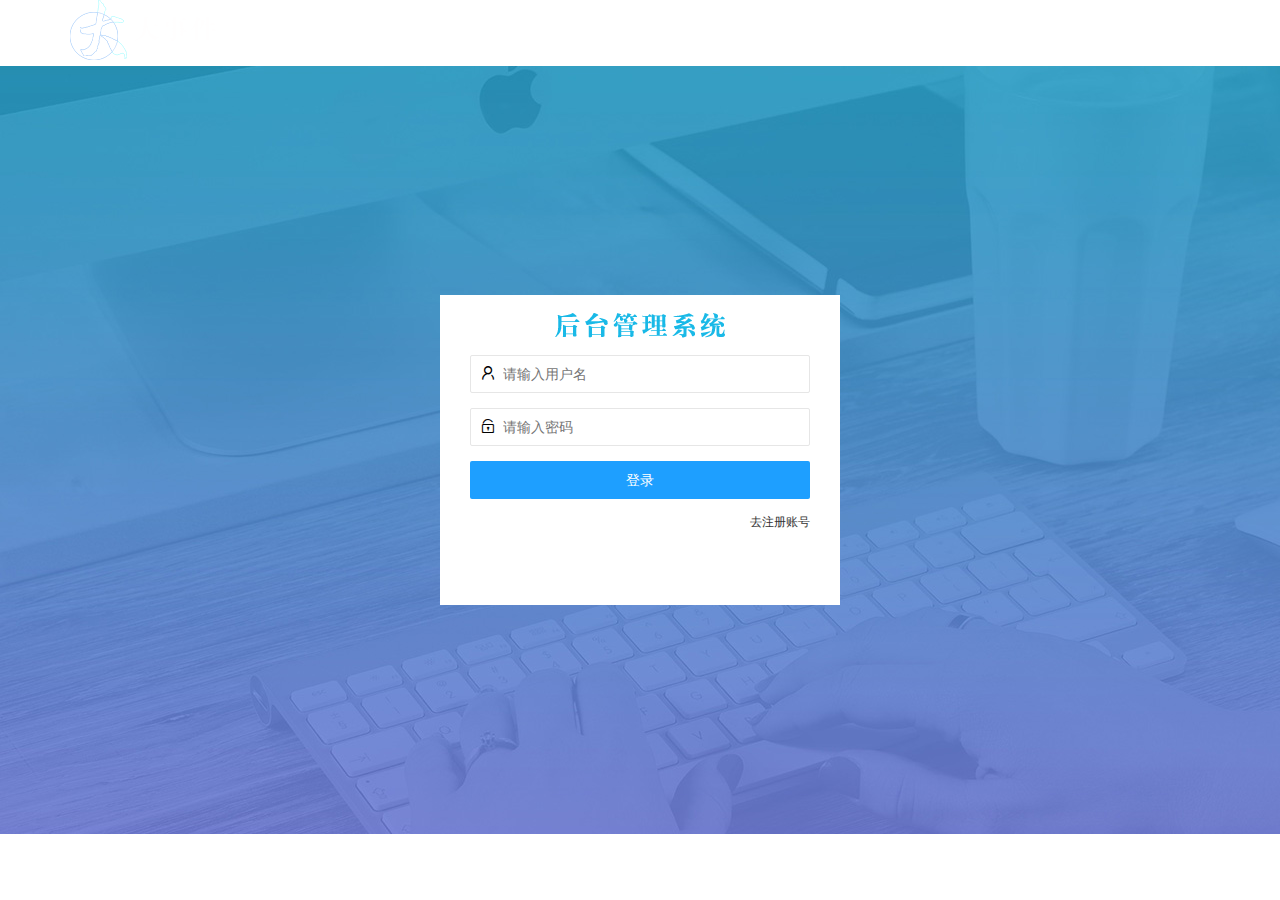
<file: login.html>
<!DOCTYPE html>
<html lang="en">

<head>
    <meta charset="UTF-8">
    <meta name="viewport" content="width=device-width, initial-scale=1.0">
    <title>Document</title>
    <!-- 导入layui -->
    <link rel="stylesheet" href="./assets/lib/layui/css/layui.css">
    <link rel="stylesheet" href="./assets/css/login.css">
</head>

<body>
    <!-- 头部的logo区域 -->
    <div class="layui-main">
        <img src="/assets/images/logo.png" alt="">
    </div>
    <!-- 登录区域 -->
    <div class="loginAndRegBox">
        <div class="title-box"></div>
        <!-- 登录的div -->
        <div class="login-box">
            <!-- 登录的表单 -->
            <form class="layui-form" action="" id="form_login">
                <!-- 账号框 -->
                <div class="layui-form-item">
                    <i class="layui-icon layui-icon-username"></i>
                    <input type="text" name="username" required lay-verify="required" placeholder="请输入用户名" autocomplete="off" class="layui-input">
                </div>
                <!-- 密码框 -->
                <div class="layui-form-item">
                    <i class="layui-icon layui-icon-password"></i>
                    <input type="password" name="password" required lay-verify="required|pwd" placeholder="请输入密码" autocomplete="off" class="layui-input">
                </div>
                <!-- 提交表单框 -->
                <div class="layui-form-item">
                    <button class="layui-btn layui-btn-fluid layui-btn-normal" lay-submit lay-filter="formDemo">登录</button>
                </div>
                <!-- 注册 -->
                <div class="layui-form-item links">
                    <a href="javascript:;" id="link-reg">去注册账号</a>
                </div>
            </form>

        </div>
        <!-- 注册的div -->
        <div class="reg-box">
            <form class="layui-form" action="" id="form_reg">
                <!-- 账号框 -->
                <div class="layui-form-item">
                    <i class="layui-icon layui-icon-username"></i>
                    <input type="text" name="username" required lay-verify="required" placeholder="请输入用户名" autocomplete="off" class="layui-input">
                </div>
                <!-- 密码框 -->
                <div class="layui-form-item">
                    <i class="layui-icon layui-icon-password"></i>
                    <input type="password" name="password" required lay-verify="required|pwd" placeholder="请输入密码" autocomplete="off" class="layui-input">
                </div>
                <!-- 确认密码 -->
                <div class="layui-form-item">
                    <i class="layui-icon layui-icon-password"></i>
                    <input type="password" name="repassword" required lay-verify="required|pwd|repwd" placeholder="请确认密码" autocomplete="off" class="layui-input">
                </div>
                <!-- 提交表单框 -->
                <div class="layui-form-item">
                    <button class="layui-btn layui-btn-fluid layui-btn-normal" lay-submit lay-filter="formDemo">注册</button>
                </div>
                <!-- 注册 -->
                <div class="layui-form-item links">
                    <a href="javascript:;" id="link-login">去登录</a>
                </div>
            </form>

        </div>
    </div>
    <!-- 导入layui.js -->
    <script src="./assets/lib/layui/layui.all.js"></script>
    <!-- 导入jquery文件 -->
    <script src="./assets/lib/jquery.js"></script>
    <script src="./assets/js/baseAPI.js"></script>
    <script src="./assets/js/login.js"></script>
</body>

</html>
</file>
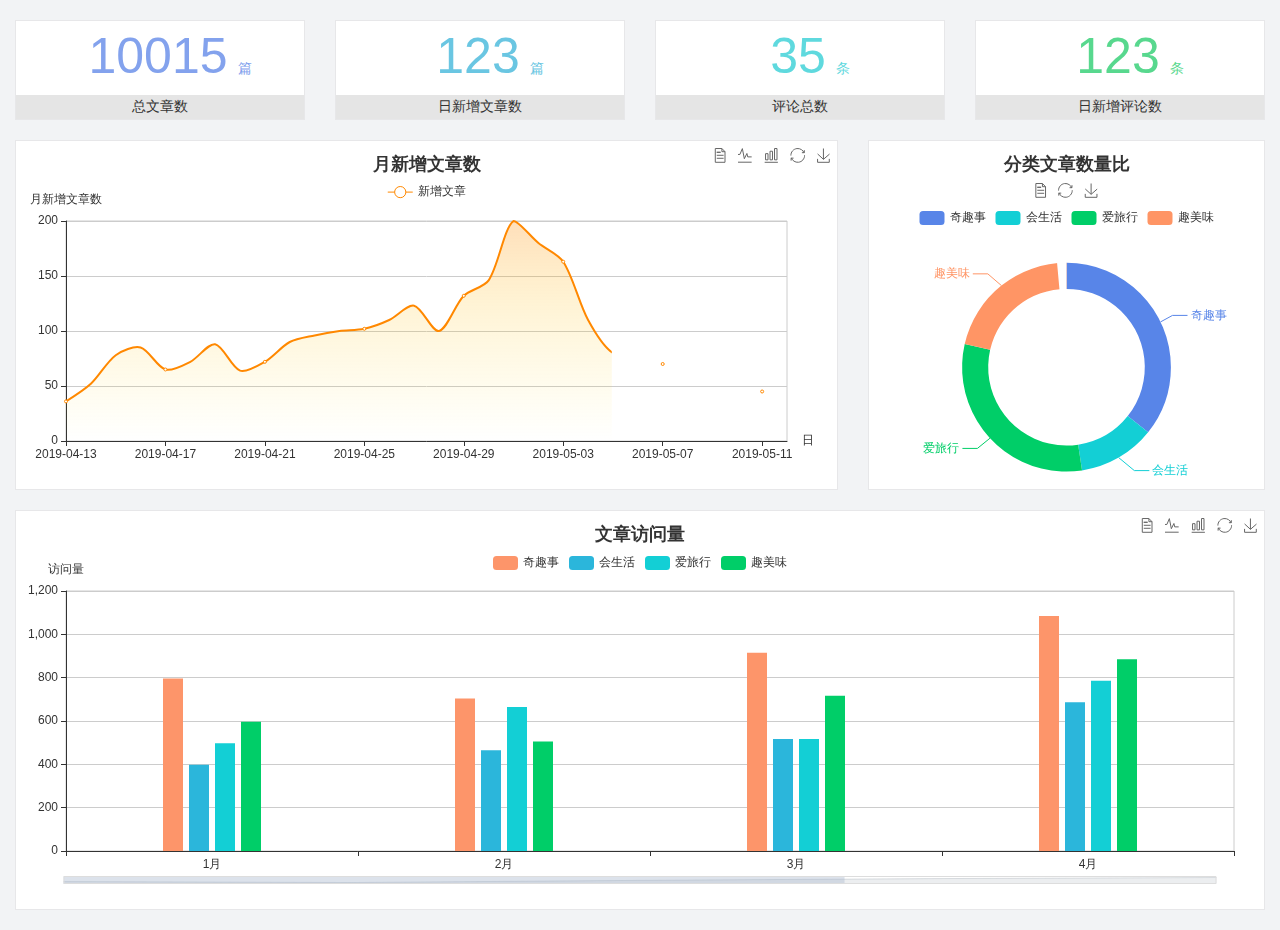
<file: home/dashboard.html>
<!DOCTYPE html>
<html lang="en">

<head>
  <meta charset="UTF-8">
  <meta name="viewport" content="width=device-width, initial-scale=1.0">
  <meta http-equiv="X-UA-Compatible" content="ie=edge">
  <title>图表统计</title>
  <link rel="stylesheet" href="../../assets/lib/bootstrap.css" />
  <link rel="stylesheet" href="../../assets/lib/main.css" />
  <script src="../../assets/lib/jquery.js"></script>
  <script type="text/javascript" src="../../assets/lib/echarts.min.js"></script>
</head>

<body>
  <div class="container-fluid">
    <div class="row spannel_list">
      <div class="col-sm-3 col-xs-6">
        <div class="spannel">
          <em>10015</em><span>篇</span>
          <b>总文章数</b>
        </div>
      </div>
      <div class="col-sm-3 col-xs-6">
        <div class="spannel scolor01">
          <em>123</em><span>篇</span>
          <b>日新增文章数</b>
        </div>
      </div>
      <div class="col-sm-3 col-xs-6">
        <div class="spannel scolor02">
          <em>35</em><span>条</span>
          <b>评论总数</b>
        </div>
      </div>
      <div class="col-sm-3 col-xs-6">
        <div class="spannel scolor03">
          <em>123</em><span>条</span>
          <b>日新增评论数</b>
        </div>
      </div>
    </div>
  </div>

  <div class="container-fluid">
    <div class="row curve-pie">
      <div class="col-lg-8 col-md-8">
        <div class="gragh_pannel" id="curve_show"></div>
      </div>
      <div class="col-lg-4 col-md-4">
        <div class="gragh_pannel" id="pie_show"></div>
      </div>
    </div>
  </div>

  <div class="container-fluid">
    <div class="column_pannel" id="column_show"></div>
  </div>

  <script>
    var oChart = echarts.init(document.getElementById('curve_show'));
    var aList_all = [
      { 'count': 36, 'date': '2019-04-13' },
      { 'count': 52, 'date': '2019-04-14' },
      { 'count': 78, 'date': '2019-04-15' },
      { 'count': 85, 'date': '2019-04-16' },
      { 'count': 65, 'date': '2019-04-17' },
      { 'count': 72, 'date': '2019-04-18' },
      { 'count': 88, 'date': '2019-04-19' },
      { 'count': 64, 'date': '2019-04-20' },
      { 'count': 72, 'date': '2019-04-21' },
      { 'count': 90, 'date': '2019-04-22' },
      { 'count': 96, 'date': '2019-04-23' },
      { 'count': 100, 'date': '2019-04-24' },
      { 'count': 102, 'date': '2019-04-25' },
      { 'count': 110, 'date': '2019-04-26' },
      { 'count': 123, 'date': '2019-04-27' },
      { 'count': 100, 'date': '2019-04-28' },
      { 'count': 132, 'date': '2019-04-29' },
      { 'count': 146, 'date': '2019-04-30' },
      { 'count': 200, 'date': '2019-05-01' },
      { 'count': 180, 'date': '2019-05-02' },
      { 'count': 163, 'date': '2019-05-03' },
      { 'count': 110, 'date': '2019-05-04' },
      { 'count': 80, 'date': '2019-05-05' },
      { 'count': 82, 'date': '2019-05-06' },
      { 'count': 70, 'date': '2019-05-07' },
      { 'count': 65, 'date': '2019-05-08' },
      { 'count': 54, 'date': '2019-05-09' },
      { 'count': 40, 'date': '2019-05-10' },
      { 'count': 45, 'date': '2019-05-11' },
      { 'count': 38, 'date': '2019-05-12' },
    ];

    let aCount = [];
    let aDate = [];

    for (var i = 0; i < aList_all.length; i++) {
      aCount.push(aList_all[i].count);
      aDate.push(aList_all[i].date);
    }

    var chartopt = {
      title: {
        text: '月新增文章数',
        left: 'center',
        top: '10'
      },
      tooltip: {
        trigger: 'axis'
      },
      legend: {
        data: ['新增文章'],
        top: '40'
      },
      toolbox: {
        show: true,
        feature: {
          mark: { show: true },
          dataView: { show: true, readOnly: false },
          magicType: { show: true, type: ['line', 'bar'] },
          restore: { show: true },
          saveAsImage: { show: true }
        }
      },
      calculable: true,
      xAxis: [
        {
          name: '日',
          type: 'category',
          boundaryGap: false,
          data: aDate
        }
      ],
      yAxis: [
        {
          name: '月新增文章数',
          type: 'value'
        }
      ],
      series: [
        {
          name: '新增文章',
          type: 'line',
          smooth: true,
          itemStyle: { normal: { areaStyle: { type: 'default' }, color: '#f80' }, lineStyle: { color: '#f80' } },
          data: aCount
        }],
      areaStyle: {
        normal: {
          color: new echarts.graphic.LinearGradient(0, 0, 0, 1, [{
            offset: 0,
            color: 'rgba(255,136,0,0.39)'
          }, {
            offset: .34,
            color: 'rgba(255,180,0,0.25)'
          }, {
            offset: 1,
            color: 'rgba(255,222,0,0.00)'
          }])

        }
      },
      grid: {
        show: true,
        x: 50,
        x2: 50,
        y: 80,
        height: 220
      }
    };

    oChart.setOption(chartopt);


    var oPie = echarts.init(document.getElementById('pie_show'));
    var oPieopt =
    {
      title: {
        top: 10,
        text: '分类文章数量比',
        x: 'center'
      },
      tooltip: {
        trigger: 'item',
        formatter: "{a} <br/>{b} : {c} ({d}%)"
      },
      color: ['#5885e8', '#13cfd5', '#00ce68', '#ff9565'],
      legend: {
        x: 'center',
        top: 65,
        data: ['奇趣事', '会生活', '爱旅行', '趣美味']
      },
      toolbox: {
        show: true,
        x: 'center',
        top: 35,
        feature: {
          mark: { show: true },
          dataView: { show: true, readOnly: false },
          magicType: {
            show: true,
            type: ['pie', 'funnel'],
            option: {
              funnel: {
                x: '25%',
                width: '50%',
                funnelAlign: 'left',
                max: 1548
              }
            }
          },
          restore: { show: true },
          saveAsImage: { show: true }
        }
      },
      calculable: true,
      series: [
        {
          name: '访问来源',
          type: 'pie',
          radius: ['45%', '60%'],
          center: ['50%', '65%'],
          data: [
            { value: 300, name: '奇趣事' },
            { value: 100, name: '会生活' },
            { value: 260, name: '爱旅行' },
            { value: 180, name: '趣美味' }
          ]
        }
      ]
    };
    oPie.setOption(oPieopt);



    var oColumn = this.echarts.init(document.getElementById('column_show'));
    var oColumnopt =
    {
      title: {
        text: '文章访问量',
        left: 'center',
        top: '10'
      },
      tooltip: {
        trigger: 'axis'
      },
      legend: {
        data: ['奇趣事', '会生活', '爱旅行', '趣美味'],
        top: '40'
      },
      toolbox: {
        show: true,
        feature: {
          mark: { show: true },
          dataView: { show: true, readOnly: false },
          magicType: { show: true, type: ['line', 'bar'] },
          restore: { show: true },
          saveAsImage: { show: true }
        }
      },
      calculable: true,
      xAxis: [
        {
          type: 'category',
          data: ['1月', '2月', '3月', '4月', '5月']
        }
      ],
      yAxis: [
        {
          name: '访问量',
          type: 'value'
        }
      ],
      series: [
        {
          name: '奇趣事',
          type: 'bar',
          barWidth: 20,
          itemStyle: {
            normal: { areaStyle: { type: 'default' }, color: '#fd956a' }
          },
          data: [800, 708, 920, 1090, 1200]
        },
        {
          name: '会生活',
          type: 'bar',
          barWidth: 20,
          itemStyle: {
            normal: { areaStyle: { type: 'default' }, color: '#2bb6db' }
          },
          data: [400, 468, 520, 690, 800]
        },
        {
          name: '爱旅行',
          type: 'bar',
          barWidth: 20,
          itemStyle: {
            normal: { areaStyle: { type: 'default' }, color: '#13cfd5' }
          },
          data: [500, 668, 520, 790, 900]
        },
        {
          name: '趣美味',
          type: 'bar',
          barWidth: 20,
          itemStyle: {
            normal: { areaStyle: { type: 'default' }, color: '#00ce68' }
          },
          data: [600, 508, 720, 890, 1000]
        }
      ],
      grid: {
        show: true,
        x: 50,
        x2: 30,
        y: 80,
        height: 260
      },
      dataZoom: [//给x轴设置滚动条
        {
          start: 0,//默认为0
          end: 100 - 1000 / 31,//默认为100
          type: 'slider',
          show: true,
          xAxisIndex: [0],
          handleSize: 0,//滑动条的 左右2个滑动条的大小
          height: 8,//组件高度
          left: 45, //左边的距离
          right: 50,//右边的距离
          bottom: 26,//右边的距离
          handleColor: '#ddd',//h滑动图标的颜色
          handleStyle: {
            borderColor: "#cacaca",
            borderWidth: "1",
            shadowBlur: 2,
            background: "#ddd",
            shadowColor: "#ddd",
          }
        }]
    };
    oColumn.setOption(oColumnopt);
  </script>
</body>

</html>
</file>
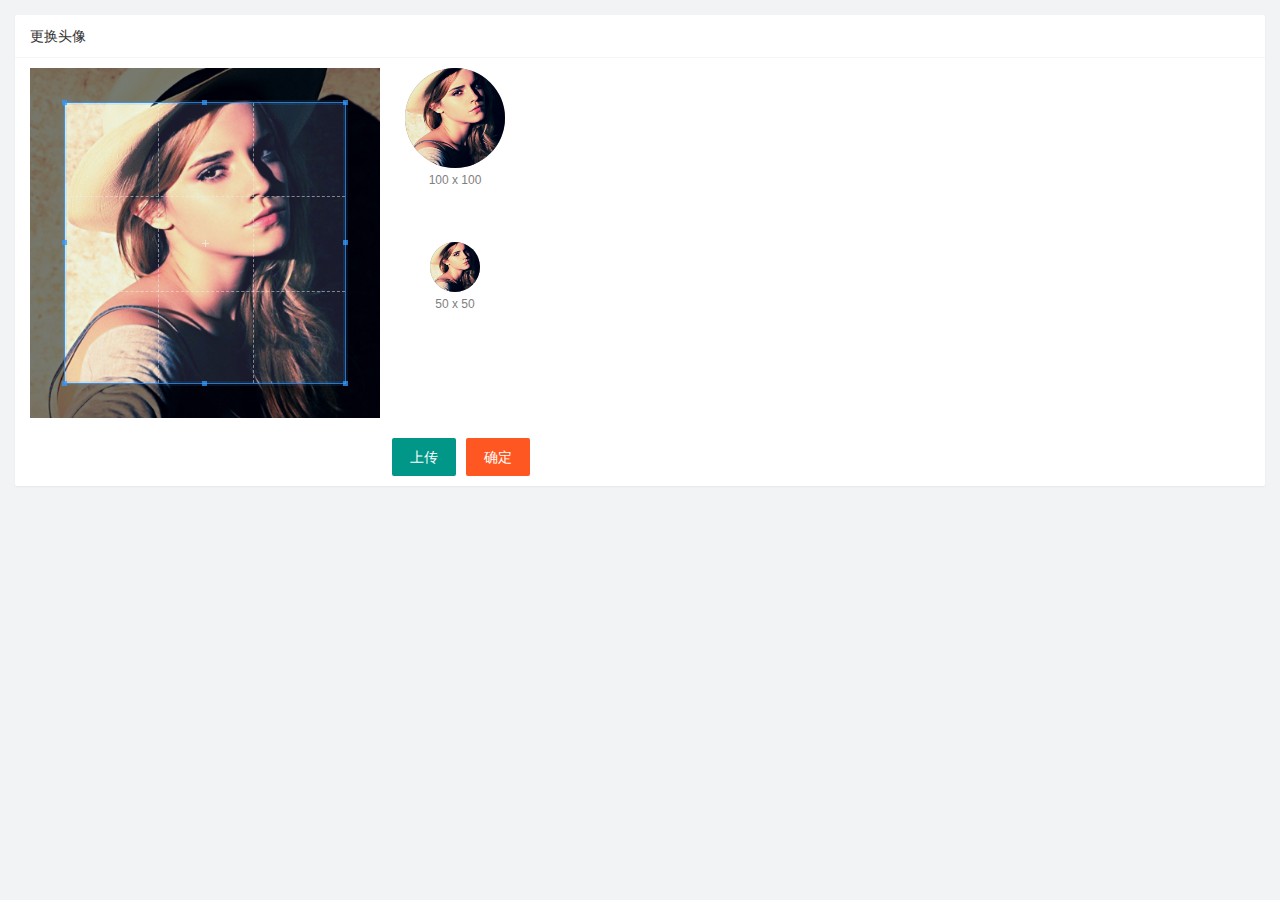
<file: user/user_avatar.html>
<!DOCTYPE html>
<html lang="en">

<head>
    <meta charset="UTF-8">
    <meta name="viewport" content="width=device-width, initial-scale=1.0">
    <title>Document</title>
    <link rel="stylesheet" href="../assets/lib/layui/css/layui.css">
    <!-- 导入croppe。css -->
    <link rel="stylesheet" href="../assets/lib/cropper/cropper.css">
    <!-- 自己的css -->
    <link rel="stylesheet" href="../assets/css/user/user_avatar.css">
</head>

<body>
    <div class="layui-card">
        <div class="layui-card-header">更换头像</div>
        <div class="layui-card-body">
            <!-- 第一行的图片裁剪和预览区域 -->
            <div class="row1">
                <!-- 图片裁剪区域 -->
                <div class="cropper-box">
                    <!-- 这个 img 标签很重要，将来会把它初始化为裁剪区域 -->
                    <img id="image" src="/assets/images/sample.jpg" />
                </div>
                <!-- 图片的预览区域 -->
                <div class="preview-box">
                    <div>
                        <!-- 宽高为 100px 的预览区域 -->
                        <div class="img-preview w100"></div>
                        <p class="size">100 x 100</p>
                    </div>
                    <div>
                        <!-- 宽高为 50px 的预览区域 -->
                        <div class="img-preview w50"></div>
                        <p class="size">50 x 50</p>
                    </div>
                </div>
            </div>
            <!-- 第二行的按钮区域 -->
            <div class="row2">
                <!-- 通过accept 指定用户选择什么类型的文件 -->
                <input type="file" id="file" accept="impage/png,image/jpeg">
                <button type="button" class="layui-btn" id="btnChooseImage">上传</button>
                <button type="button" class="layui-btn layui-btn-danger" id="btnUpload">确定</button>
            </div>
        </div>
    </div>
    <!-- 导入layui js -->
    <script src="../assets/lib/layui/layui.all.js"></script>
    <!-- <script src="../assets/lib/jquery.js"></script -->
    <script src="../assets/lib/jquery.js"></script>
    <!-- <script src="../assets/lib/cropper/Cropper.js"></script> -->
    <script src="../assets/lib/cropper/Cropper.js"></script>
    <!-- <script src="..assets/lib/cropper/jquery-cropper.js"></script> -->
    <script src="../assets/lib/cropper/jquery-cropper.js"></script>
    <!-- 导入base  js -->
    <script src="../assets/js/baseAPI.js"></script>
    <!-- 自己的js -->
    <script src="../assets/js/user/user_avatar.js"></script>
</body>

</html>
</file>
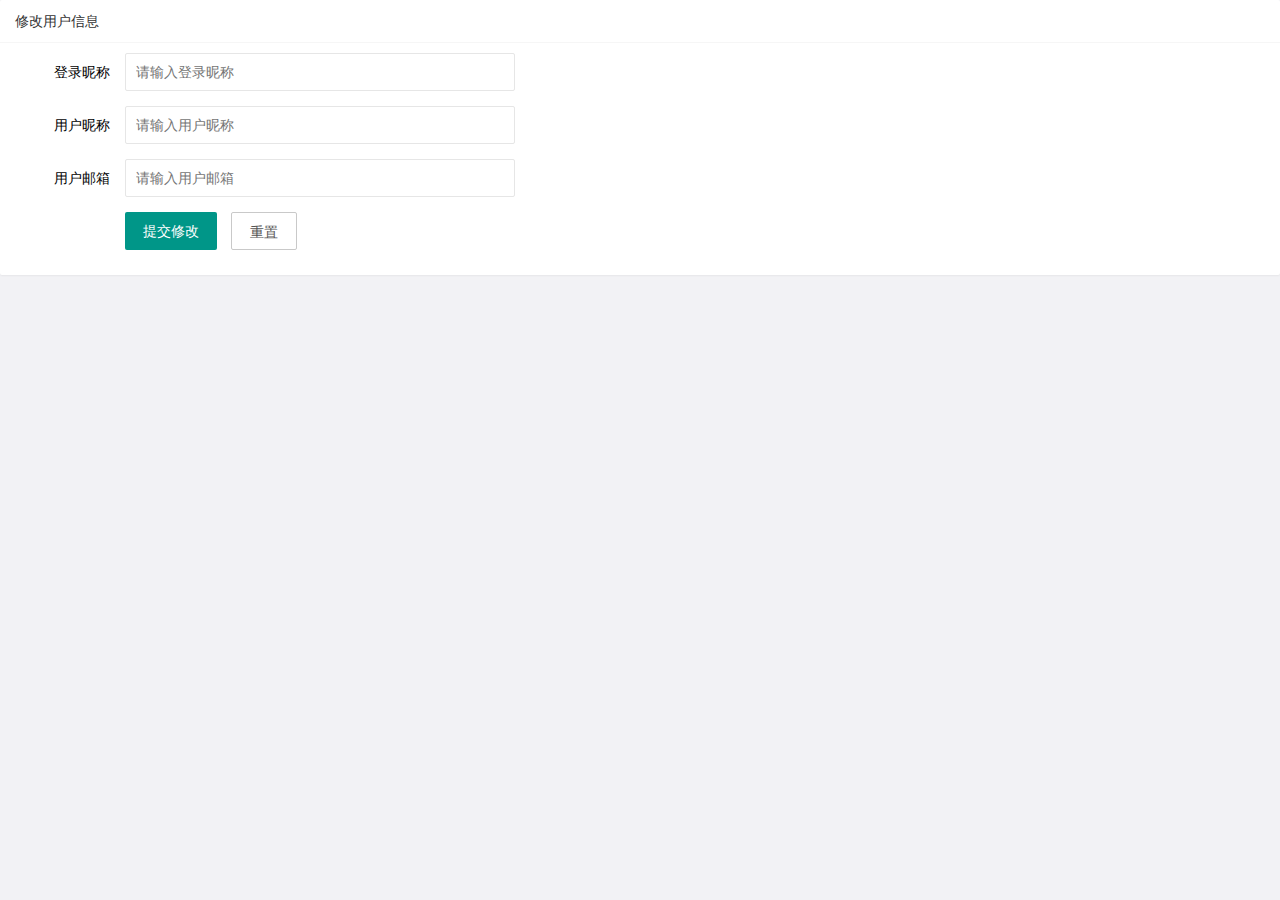
<file: user/user_info.html>
<!DOCTYPE html>
<html lang="en">

<head>
    <meta charset="UTF-8">
    <meta name="viewport" content="width=device-width, initial-scale=1.0">
    <title>Document</title>
    <!-- 导入layuicss -->
    <link rel="stylesheet" href="../assets/lib/layui/css/layui.css">
    <!-- 自己的css -->

    <link rel="stylesheet" href="../assets/css/user/user_info.css">
</head>

<body>
    <div class="layui-card">
        <div class="layui-card-header">修改用户信息</div>
        <div class="layui-card-body">
            <form class="layui-form" action="" lay-filter="formUserInfo">
                <input type="hidden" name="id" />
                <div class="layui-form-item">
                    <label class="layui-form-label">登录昵称</label>
                    <div class="layui-input-block">
                        <input type="text" name="username" required lay-verify="required" placeholder="请输入登录昵称" autocomplete="off" class="layui-input" readonly>
                    </div>
                </div>
                <div class="layui-form-item">
                    <label class="layui-form-label">用户昵称</label>
                    <div class="layui-input-block">
                        <input type="text" name="nickname" required lay-verify="required|nickname" placeholder="请输入用户昵称" autocomplete="off" class="layui-input">
                    </div>
                </div>
                <div class="layui-form-item">
                    <label class="layui-form-label">用户邮箱</label>
                    <div class="layui-input-block">
                        <input type="text" name="email" required lay-verify="required|email" placeholder="请输入用户邮箱" autocomplete="off" class="layui-input">
                    </div>
                </div>
                <div class="layui-form-item">
                    <div class="layui-input-block">
                        <button class="layui-btn" lay-submit lay-filter="formDemo">提交修改</button>
                        <button type="reset" id="btnReset" class="layui-btn layui-btn-primary">重置</button>
                    </div>
                </div>

            </form>
        </div>
    </div>
    <!-- 导入layui的js -->
    <script src="../assets/lib/layui/layui.all.js"></script>
    <!-- 导入jquery的js -->
    <script src="../assets/lib/jquery.js"></script>
    <!-- 导入baseAPI.js -->
    <script src="../assets/js/baseAPI.js"></script>
    <!-- 导入自己的js -->
    <script src="../assets/js/user/user_info.js"></script>
</body>

</html>
</file>
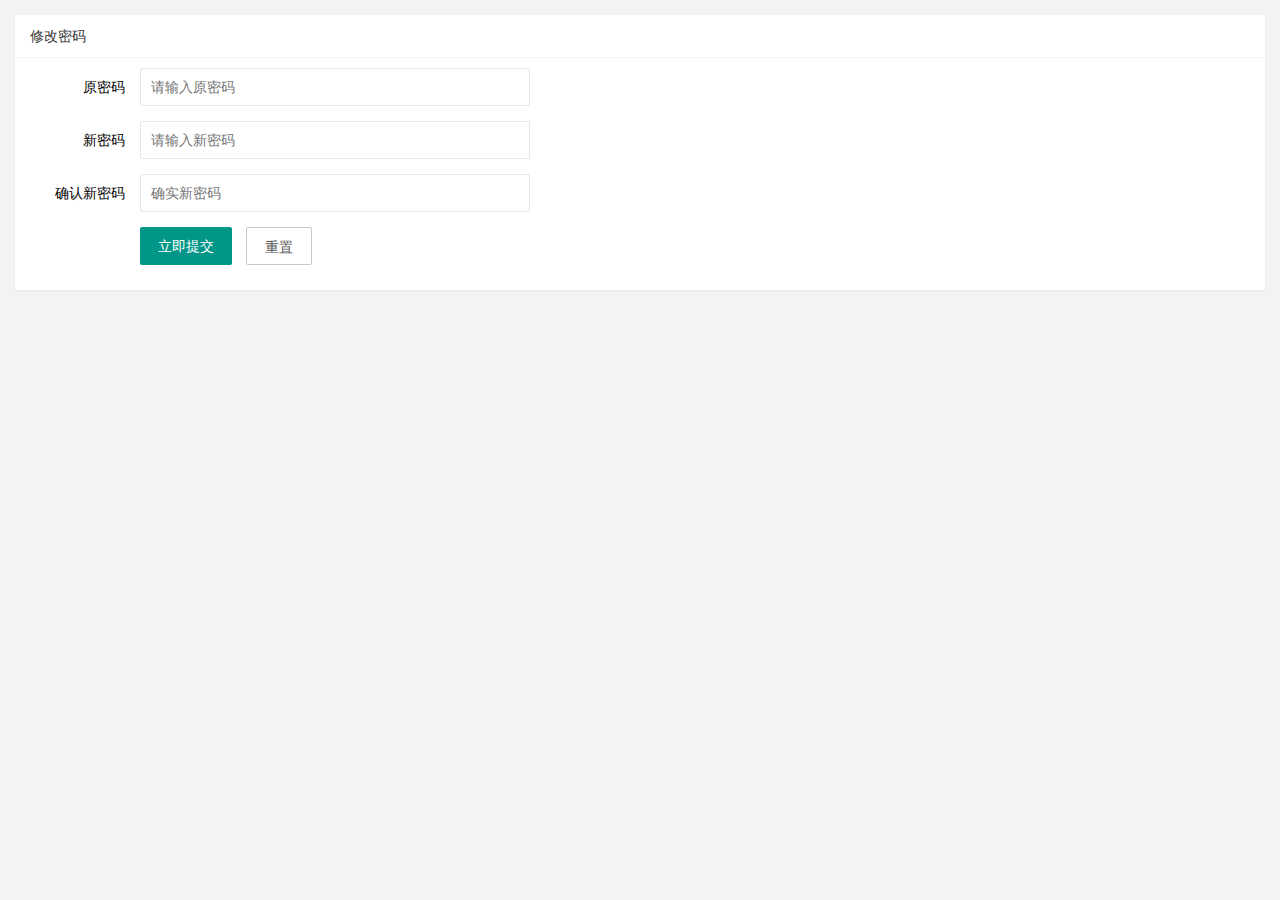
<file: user/user_pwd.html>
<!DOCTYPE html>
<html lang="en">

<head>
    <meta charset="UTF-8">
    <meta name="viewport" content="width=device-width, initial-scale=1.0">
    <title>Document</title>
    <link rel="stylesheet" href="../assets/lib/layui/css/layui.css">
    <link rel="stylesheet" href="../assets/css/user/user_pwd.css">
</head>

<body>
    <div class="layui-card">
        <div class="layui-card-header">修改密码</div>
        <div class="layui-card-body">
            <form class="layui-form" action="">
                <div class="layui-form-item">
                    <label class="layui-form-label">原密码</label>
                    <div class="layui-input-block">
                        <input type="password" name="oldPwd" required lay-verify="required|pass" placeholder="请输入原密码" autocomplete="off" class="layui-input">
                    </div>
                </div>
                <div class="layui-form-item">
                    <label class="layui-form-label">新密码</label>
                    <div class="layui-input-block">
                        <input type="password" name="newPwd" required lay-verify="required|pass|samePwd" placeholder="请输入新密码" autocomplete="off" class="layui-input">
                    </div>
                </div>
                <div class="layui-form-item">
                    <label class="layui-form-label">确认新密码</label>
                    <div class="layui-input-block">
                        <input type="password" name="rePwd" required lay-verify="required|pass|rePwd" placeholder="确实新密码" autocomplete="off" class="layui-input">
                    </div>
                </div>
                <div class="layui-form-item">
                    <div class="layui-input-block">
                        <button class="layui-btn" lay-submit lay-filter="formDemo">立即提交</button>
                        <button type="reset" class="layui-btn layui-btn-primary">重置</button>
                    </div>
                </div>
            </form>
        </div>
    </div>
    <!-- 导入layui  的js -->
    <script src="../assets/lib/layui/layui.all.js"></script>
    <!-- 导入jQuery的js -->
    <script src="../assets/lib/jquery.js"></script>
    <!-- 导入baseAPI -->
    <script src="../assets/js/baseAPI.js"></script>
    <!-- 导入自己的js -->
    <script src="../assets/js/user/user_pwd.js"></script>
</body>

</html>
</file>
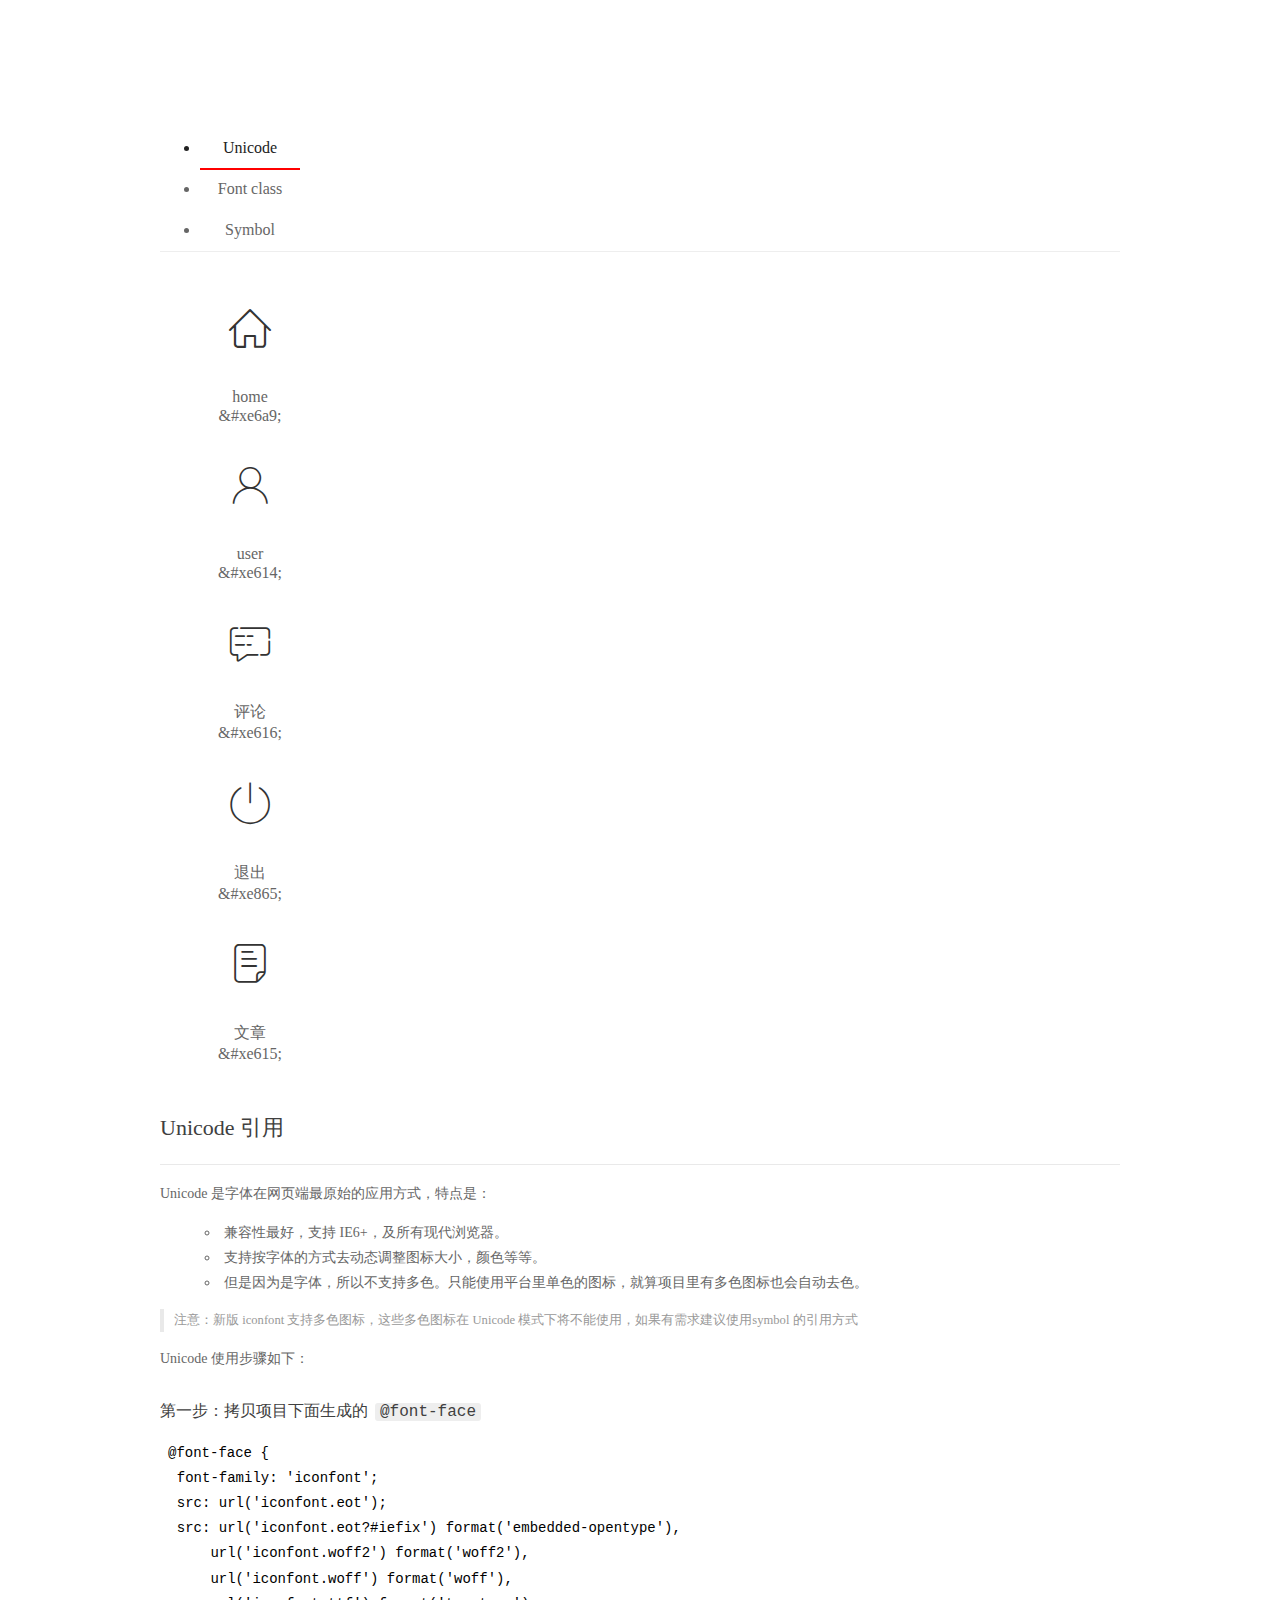
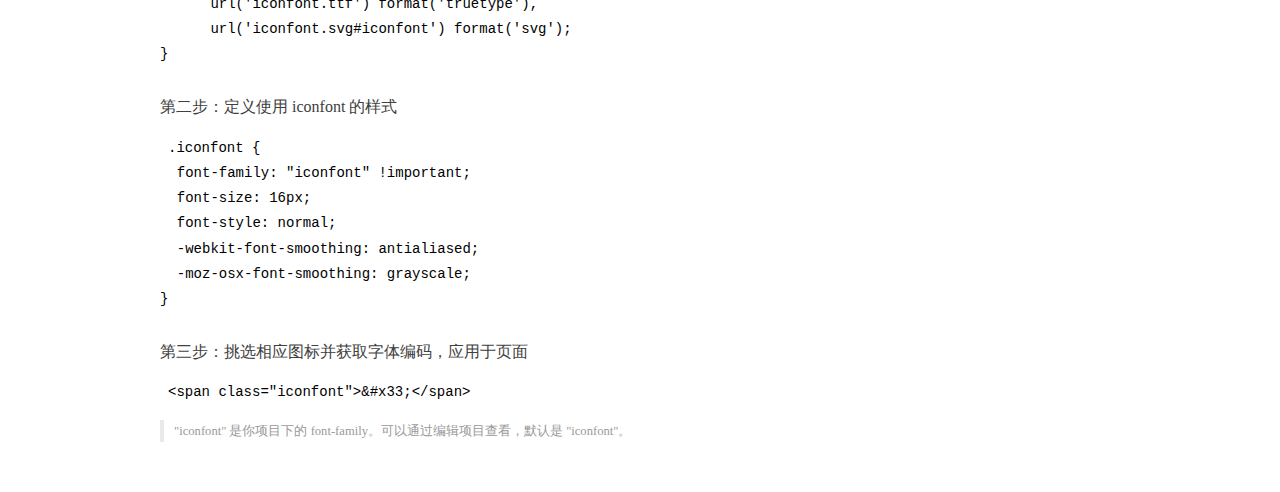
<file: assets/fonts/demo_index.html>
<!DOCTYPE html>
<html>
<head>
  <meta charset="utf-8"/>
  <title>IconFont Demo</title>
  <link rel="shortcut icon" href="https://gtms04.alicdn.com/tps/i4/TB1_oz6GVXXXXaFXpXXJDFnIXXX-64-64.ico" type="image/x-icon"/>
  <link rel="stylesheet" href="https://g.alicdn.com/thx/cube/1.3.2/cube.min.css">
  <link rel="stylesheet" href="demo.css">
  <link rel="stylesheet" href="iconfont.css">
  <script src="iconfont.js"></script>
  <!-- jQuery -->
  <script src="https://a1.alicdn.com/oss/uploads/2018/12/26/7bfddb60-08e8-11e9-9b04-53e73bb6408b.js"></script>
  <!-- 代码高亮 -->
  <script src="https://a1.alicdn.com/oss/uploads/2018/12/26/a3f714d0-08e6-11e9-8a15-ebf944d7534c.js"></script>
</head>
<body>
  <div class="main">
    <h1 class="logo"><a href="https://www.iconfont.cn/" title="iconfont 首页" target="_blank">&#xe86b;</a></h1>
    <div class="nav-tabs">
      <ul id="tabs" class="dib-box">
        <li class="dib active"><span>Unicode</span></li>
        <li class="dib"><span>Font class</span></li>
        <li class="dib"><span>Symbol</span></li>
      </ul>
      
    </div>
    <div class="tab-container">
      <div class="content unicode" style="display: block;">
          <ul class="icon_lists dib-box">
          
            <li class="dib">
              <span class="icon iconfont">&#xe6a9;</span>
                <div class="name">home</div>
                <div class="code-name">&amp;#xe6a9;</div>
              </li>
          
            <li class="dib">
              <span class="icon iconfont">&#xe614;</span>
                <div class="name">user</div>
                <div class="code-name">&amp;#xe614;</div>
              </li>
          
            <li class="dib">
              <span class="icon iconfont">&#xe616;</span>
                <div class="name">评论</div>
                <div class="code-name">&amp;#xe616;</div>
              </li>
          
            <li class="dib">
              <span class="icon iconfont">&#xe865;</span>
                <div class="name">退出</div>
                <div class="code-name">&amp;#xe865;</div>
              </li>
          
            <li class="dib">
              <span class="icon iconfont">&#xe615;</span>
                <div class="name">文章</div>
                <div class="code-name">&amp;#xe615;</div>
              </li>
          
          </ul>
          <div class="article markdown">
          <h2 id="unicode-">Unicode 引用</h2>
          <hr>

          <p>Unicode 是字体在网页端最原始的应用方式，特点是：</p>
          <ul>
            <li>兼容性最好，支持 IE6+，及所有现代浏览器。</li>
            <li>支持按字体的方式去动态调整图标大小，颜色等等。</li>
            <li>但是因为是字体，所以不支持多色。只能使用平台里单色的图标，就算项目里有多色图标也会自动去色。</li>
          </ul>
          <blockquote>
            <p>注意：新版 iconfont 支持多色图标，这些多色图标在 Unicode 模式下将不能使用，如果有需求建议使用symbol 的引用方式</p>
          </blockquote>
          <p>Unicode 使用步骤如下：</p>
          <h3 id="-font-face">第一步：拷贝项目下面生成的 <code>@font-face</code></h3>
<pre><code class="language-css"
>@font-face {
  font-family: 'iconfont';
  src: url('iconfont.eot');
  src: url('iconfont.eot?#iefix') format('embedded-opentype'),
      url('iconfont.woff2') format('woff2'),
      url('iconfont.woff') format('woff'),
      url('iconfont.ttf') format('truetype'),
      url('iconfont.svg#iconfont') format('svg');
}
</code></pre>
          <h3 id="-iconfont-">第二步：定义使用 iconfont 的样式</h3>
<pre><code class="language-css"
>.iconfont {
  font-family: "iconfont" !important;
  font-size: 16px;
  font-style: normal;
  -webkit-font-smoothing: antialiased;
  -moz-osx-font-smoothing: grayscale;
}
</code></pre>
          <h3 id="-">第三步：挑选相应图标并获取字体编码，应用于页面</h3>
<pre>
<code class="language-html"
>&lt;span class="iconfont"&gt;&amp;#x33;&lt;/span&gt;
</code></pre>
          <blockquote>
            <p>"iconfont" 是你项目下的 font-family。可以通过编辑项目查看，默认是 "iconfont"。</p>
          </blockquote>
          </div>
      </div>
      <div class="content font-class">
        <ul class="icon_lists dib-box">
          
          <li class="dib">
            <span class="icon iconfont icon-home"></span>
            <div class="name">
              home
            </div>
            <div class="code-name">.icon-home
            </div>
          </li>
          
          <li class="dib">
            <span class="icon iconfont icon-user"></span>
            <div class="name">
              user
            </div>
            <div class="code-name">.icon-user
            </div>
          </li>
          
          <li class="dib">
            <span class="icon iconfont icon-pinglun"></span>
            <div class="name">
              评论
            </div>
            <div class="code-name">.icon-pinglun
            </div>
          </li>
          
          <li class="dib">
            <span class="icon iconfont icon-tuichu"></span>
            <div class="name">
              退出
            </div>
            <div class="code-name">.icon-tuichu
            </div>
          </li>
          
          <li class="dib">
            <span class="icon iconfont icon-16"></span>
            <div class="name">
              文章
            </div>
            <div class="code-name">.icon-16
            </div>
          </li>
          
        </ul>
        <div class="article markdown">
        <h2 id="font-class-">font-class 引用</h2>
        <hr>

        <p>font-class 是 Unicode 使用方式的一种变种，主要是解决 Unicode 书写不直观，语意不明确的问题。</p>
        <p>与 Unicode 使用方式相比，具有如下特点：</p>
        <ul>
          <li>兼容性良好，支持 IE8+，及所有现代浏览器。</li>
          <li>相比于 Unicode 语意明确，书写更直观。可以很容易分辨这个 icon 是什么。</li>
          <li>因为使用 class 来定义图标，所以当要替换图标时，只需要修改 class 里面的 Unicode 引用。</li>
          <li>不过因为本质上还是使用的字体，所以多色图标还是不支持的。</li>
        </ul>
        <p>使用步骤如下：</p>
        <h3 id="-fontclass-">第一步：引入项目下面生成的 fontclass 代码：</h3>
<pre><code class="language-html">&lt;link rel="stylesheet" href="./iconfont.css"&gt;
</code></pre>
        <h3 id="-">第二步：挑选相应图标并获取类名，应用于页面：</h3>
<pre><code class="language-html">&lt;span class="iconfont icon-xxx"&gt;&lt;/span&gt;
</code></pre>
        <blockquote>
          <p>"
            iconfont" 是你项目下的 font-family。可以通过编辑项目查看，默认是 "iconfont"。</p>
        </blockquote>
      </div>
      </div>
      <div class="content symbol">
          <ul class="icon_lists dib-box">
          
            <li class="dib">
                <svg class="icon svg-icon" aria-hidden="true">
                  <use xlink:href="#icon-home"></use>
                </svg>
                <div class="name">home</div>
                <div class="code-name">#icon-home</div>
            </li>
          
            <li class="dib">
                <svg class="icon svg-icon" aria-hidden="true">
                  <use xlink:href="#icon-user"></use>
                </svg>
                <div class="name">user</div>
                <div class="code-name">#icon-user</div>
            </li>
          
            <li class="dib">
                <svg class="icon svg-icon" aria-hidden="true">
                  <use xlink:href="#icon-pinglun"></use>
                </svg>
                <div class="name">评论</div>
                <div class="code-name">#icon-pinglun</div>
            </li>
          
            <li class="dib">
                <svg class="icon svg-icon" aria-hidden="true">
                  <use xlink:href="#icon-tuichu"></use>
                </svg>
                <div class="name">退出</div>
                <div class="code-name">#icon-tuichu</div>
            </li>
          
            <li class="dib">
                <svg class="icon svg-icon" aria-hidden="true">
                  <use xlink:href="#icon-16"></use>
                </svg>
                <div class="name">文章</div>
                <div class="code-name">#icon-16</div>
            </li>
          
          </ul>
          <div class="article markdown">
          <h2 id="symbol-">Symbol 引用</h2>
          <hr>

          <p>这是一种全新的使用方式，应该说这才是未来的主流，也是平台目前推荐的用法。相关介绍可以参考这篇<a href="">文章</a>
            这种用法其实是做了一个 SVG 的集合，与另外两种相比具有如下特点：</p>
          <ul>
            <li>支持多色图标了，不再受单色限制。</li>
            <li>通过一些技巧，支持像字体那样，通过 <code>font-size</code>, <code>color</code> 来调整样式。</li>
            <li>兼容性较差，支持 IE9+，及现代浏览器。</li>
            <li>浏览器渲染 SVG 的性能一般，还不如 png。</li>
          </ul>
          <p>使用步骤如下：</p>
          <h3 id="-symbol-">第一步：引入项目下面生成的 symbol 代码：</h3>
<pre><code class="language-html">&lt;script src="./iconfont.js"&gt;&lt;/script&gt;
</code></pre>
          <h3 id="-css-">第二步：加入通用 CSS 代码（引入一次就行）：</h3>
<pre><code class="language-html">&lt;style&gt;
.icon {
  width: 1em;
  height: 1em;
  vertical-align: -0.15em;
  fill: currentColor;
  overflow: hidden;
}
&lt;/style&gt;
</code></pre>
          <h3 id="-">第三步：挑选相应图标并获取类名，应用于页面：</h3>
<pre><code class="language-html">&lt;svg class="icon" aria-hidden="true"&gt;
  &lt;use xlink:href="#icon-xxx"&gt;&lt;/use&gt;
&lt;/svg&gt;
</code></pre>
          </div>
      </div>

    </div>
  </div>
  <script>
  $(document).ready(function () {
      $('.tab-container .content:first').show()

      $('#tabs li').click(function (e) {
        var tabContent = $('.tab-container .content')
        var index = $(this).index()

        if ($(this).hasClass('active')) {
          return
        } else {
          $('#tabs li').removeClass('active')
          $(this).addClass('active')

          tabContent.hide().eq(index).fadeIn()
        }
      })
    })
  </script>
</body>
</html>
</file>
<file: assets/lib/layui/css/layui.css>
/** layui-v2.5.5 MIT License By https://www.layui.com */
 .layui-inline,img{display:inline-block;vertical-align:middle}h1,h2,h3,h4,h5,h6{font-weight:400}.layui-edge,.layui-header,.layui-inline,.layui-main{position:relative}.layui-body,.layui-edge,.layui-elip{overflow:hidden}.layui-btn,.layui-edge,.layui-inline,img{vertical-align:middle}.layui-btn,.layui-disabled,.layui-icon,.layui-unselect{-moz-user-select:none;-webkit-user-select:none;-ms-user-select:none}.layui-elip,.layui-form-checkbox span,.layui-form-pane .layui-form-label{text-overflow:ellipsis;white-space:nowrap}.layui-breadcrumb,.layui-tree-btnGroup{visibility:hidden}blockquote,body,button,dd,div,dl,dt,form,h1,h2,h3,h4,h5,h6,input,li,ol,p,pre,td,textarea,th,ul{margin:0;padding:0;-webkit-tap-highlight-color:rgba(0,0,0,0)}a:active,a:hover{outline:0}img{border:none}li{list-style:none}table{border-collapse:collapse;border-spacing:0}h4,h5,h6{font-size:100%}button,input,optgroup,option,select,textarea{font-family:inherit;font-size:inherit;font-style:inherit;font-weight:inherit;outline:0}pre{white-space:pre-wrap;white-space:-moz-pre-wrap;white-space:-pre-wrap;white-space:-o-pre-wrap;word-wrap:break-word}body{line-height:24px;font:14px Helvetica Neue,Helvetica,PingFang SC,Tahoma,Arial,sans-serif}hr{height:1px;margin:10px 0;border:0;clear:both}a{color:#333;text-decoration:none}a:hover{color:#777}a cite{font-style:normal;*cursor:pointer}.layui-border-box,.layui-border-box *{box-sizing:border-box}.layui-box,.layui-box *{box-sizing:content-box}.layui-clear{clear:both;*zoom:1}.layui-clear:after{content:'\20';clear:both;*zoom:1;display:block;height:0}.layui-inline{*display:inline;*zoom:1}.layui-edge{display:inline-block;width:0;height:0;border-width:6px;border-style:dashed;border-color:transparent}.layui-edge-top{top:-4px;border-bottom-color:#999;border-bottom-style:solid}.layui-edge-right{border-left-color:#999;border-left-style:solid}.layui-edge-bottom{top:2px;border-top-color:#999;border-top-style:solid}.layui-edge-left{border-right-color:#999;border-right-style:solid}.layui-disabled,.layui-disabled:hover{color:#d2d2d2!important;cursor:not-allowed!important}.layui-circle{border-radius:100%}.layui-show{display:block!important}.layui-hide{display:none!important}@font-face{font-family:layui-icon;src:url(../font/iconfont.eot?v=250);src:url(../font/iconfont.eot?v=250#iefix) format('embedded-opentype'),url(../font/iconfont.woff2?v=250) format('woff2'),url(../font/iconfont.woff?v=250) format('woff'),url(../font/iconfont.ttf?v=250) format('truetype'),url(../font/iconfont.svg?v=250#layui-icon) format('svg')}.layui-icon{font-family:layui-icon!important;font-size:16px;font-style:normal;-webkit-font-smoothing:antialiased;-moz-osx-font-smoothing:grayscale}.layui-icon-reply-fill:before{content:"\e611"}.layui-icon-set-fill:before{content:"\e614"}.layui-icon-menu-fill:before{content:"\e60f"}.layui-icon-search:before{content:"\e615"}.layui-icon-share:before{content:"\e641"}.layui-icon-set-sm:before{content:"\e620"}.layui-icon-engine:before{content:"\e628"}.layui-icon-close:before{content:"\1006"}.layui-icon-close-fill:before{content:"\1007"}.layui-icon-chart-screen:before{content:"\e629"}.layui-icon-star:before{content:"\e600"}.layui-icon-circle-dot:before{content:"\e617"}.layui-icon-chat:before{content:"\e606"}.layui-icon-release:before{content:"\e609"}.layui-icon-list:before{content:"\e60a"}.layui-icon-chart:before{content:"\e62c"}.layui-icon-ok-circle:before{content:"\1005"}.layui-icon-layim-theme:before{content:"\e61b"}.layui-icon-table:before{content:"\e62d"}.layui-icon-right:before{content:"\e602"}.layui-icon-left:before{content:"\e603"}.layui-icon-cart-simple:before{content:"\e698"}.layui-icon-face-cry:before{content:"\e69c"}.layui-icon-face-smile:before{content:"\e6af"}.layui-icon-survey:before{content:"\e6b2"}.layui-icon-tree:before{content:"\e62e"}.layui-icon-upload-circle:before{content:"\e62f"}.layui-icon-add-circle:before{content:"\e61f"}.layui-icon-download-circle:before{content:"\e601"}.layui-icon-templeate-1:before{content:"\e630"}.layui-icon-util:before{content:"\e631"}.layui-icon-face-surprised:before{content:"\e664"}.layui-icon-edit:before{content:"\e642"}.layui-icon-speaker:before{content:"\e645"}.layui-icon-down:before{content:"\e61a"}.layui-icon-file:before{content:"\e621"}.layui-icon-layouts:before{content:"\e632"}.layui-icon-rate-half:before{content:"\e6c9"}.layui-icon-add-circle-fine:before{content:"\e608"}.layui-icon-prev-circle:before{content:"\e633"}.layui-icon-read:before{content:"\e705"}.layui-icon-404:before{content:"\e61c"}.layui-icon-carousel:before{content:"\e634"}.layui-icon-help:before{content:"\e607"}.layui-icon-code-circle:before{content:"\e635"}.layui-icon-water:before{content:"\e636"}.layui-icon-username:before{content:"\e66f"}.layui-icon-find-fill:before{content:"\e670"}.layui-icon-about:before{content:"\e60b"}.layui-icon-location:before{content:"\e715"}.layui-icon-up:before{content:"\e619"}.layui-icon-pause:before{content:"\e651"}.layui-icon-date:before{content:"\e637"}.layui-icon-layim-uploadfile:before{content:"\e61d"}.layui-icon-delete:before{content:"\e640"}.layui-icon-play:before{content:"\e652"}.layui-icon-top:before{content:"\e604"}.layui-icon-friends:before{content:"\e612"}.layui-icon-refresh-3:before{content:"\e9aa"}.layui-icon-ok:before{content:"\e605"}.layui-icon-layer:before{content:"\e638"}.layui-icon-face-smile-fine:before{content:"\e60c"}.layui-icon-dollar:before{content:"\e659"}.layui-icon-group:before{content:"\e613"}.layui-icon-layim-download:before{content:"\e61e"}.layui-icon-picture-fine:before{content:"\e60d"}.layui-icon-link:before{content:"\e64c"}.layui-icon-diamond:before{content:"\e735"}.layui-icon-log:before{content:"\e60e"}.layui-icon-rate-solid:before{content:"\e67a"}.layui-icon-fonts-del:before{content:"\e64f"}.layui-icon-unlink:before{content:"\e64d"}.layui-icon-fonts-clear:before{content:"\e639"}.layui-icon-triangle-r:before{content:"\e623"}.layui-icon-circle:before{content:"\e63f"}.layui-icon-radio:before{content:"\e643"}.layui-icon-align-center:before{content:"\e647"}.layui-icon-align-right:before{content:"\e648"}.layui-icon-align-left:before{content:"\e649"}.layui-icon-loading-1:before{content:"\e63e"}.layui-icon-return:before{content:"\e65c"}.layui-icon-fonts-strong:before{content:"\e62b"}.layui-icon-upload:before{content:"\e67c"}.layui-icon-dialogue:before{content:"\e63a"}.layui-icon-video:before{content:"\e6ed"}.layui-icon-headset:before{content:"\e6fc"}.layui-icon-cellphone-fine:before{content:"\e63b"}.layui-icon-add-1:before{content:"\e654"}.layui-icon-face-smile-b:before{content:"\e650"}.layui-icon-fonts-html:before{content:"\e64b"}.layui-icon-form:before{content:"\e63c"}.layui-icon-cart:before{content:"\e657"}.layui-icon-camera-fill:before{content:"\e65d"}.layui-icon-tabs:before{content:"\e62a"}.layui-icon-fonts-code:before{content:"\e64e"}.layui-icon-fire:before{content:"\e756"}.layui-icon-set:before{content:"\e716"}.layui-icon-fonts-u:before{content:"\e646"}.layui-icon-triangle-d:before{content:"\e625"}.layui-icon-tips:before{content:"\e702"}.layui-icon-picture:before{content:"\e64a"}.layui-icon-more-vertical:before{content:"\e671"}.layui-icon-flag:before{content:"\e66c"}.layui-icon-loading:before{content:"\e63d"}.layui-icon-fonts-i:before{content:"\e644"}.layui-icon-refresh-1:before{content:"\e666"}.layui-icon-rmb:before{content:"\e65e"}.layui-icon-home:before{content:"\e68e"}.layui-icon-user:before{content:"\e770"}.layui-icon-notice:before{content:"\e667"}.layui-icon-login-weibo:before{content:"\e675"}.layui-icon-voice:before{content:"\e688"}.layui-icon-upload-drag:before{content:"\e681"}.layui-icon-login-qq:before{content:"\e676"}.layui-icon-snowflake:before{content:"\e6b1"}.layui-icon-file-b:before{content:"\e655"}.layui-icon-template:before{content:"\e663"}.layui-icon-auz:before{content:"\e672"}.layui-icon-console:before{content:"\e665"}.layui-icon-app:before{content:"\e653"}.layui-icon-prev:before{content:"\e65a"}.layui-icon-website:before{content:"\e7ae"}.layui-icon-next:before{content:"\e65b"}.layui-icon-component:before{content:"\e857"}.layui-icon-more:before{content:"\e65f"}.layui-icon-login-wechat:before{content:"\e677"}.layui-icon-shrink-right:before{content:"\e668"}.layui-icon-spread-left:before{content:"\e66b"}.layui-icon-camera:before{content:"\e660"}.layui-icon-note:before{content:"\e66e"}.layui-icon-refresh:before{content:"\e669"}.layui-icon-female:before{content:"\e661"}.layui-icon-male:before{content:"\e662"}.layui-icon-password:before{content:"\e673"}.layui-icon-senior:before{content:"\e674"}.layui-icon-theme:before{content:"\e66a"}.layui-icon-tread:before{content:"\e6c5"}.layui-icon-praise:before{content:"\e6c6"}.layui-icon-star-fill:before{content:"\e658"}.layui-icon-rate:before{content:"\e67b"}.layui-icon-template-1:before{content:"\e656"}.layui-icon-vercode:before{content:"\e679"}.layui-icon-cellphone:before{content:"\e678"}.layui-icon-screen-full:before{content:"\e622"}.layui-icon-screen-restore:before{content:"\e758"}.layui-icon-cols:before{content:"\e610"}.layui-icon-export:before{content:"\e67d"}.layui-icon-print:before{content:"\e66d"}.layui-icon-slider:before{content:"\e714"}.layui-icon-addition:before{content:"\e624"}.layui-icon-subtraction:before{content:"\e67e"}.layui-icon-service:before{content:"\e626"}.layui-icon-transfer:before{content:"\e691"}.layui-main{width:1140px;margin:0 auto}.layui-header{z-index:1000;height:60px}.layui-header a:hover{transition:all .5s;-webkit-transition:all .5s}.layui-side{position:fixed;left:0;top:0;bottom:0;z-index:999;width:200px;overflow-x:hidden}.layui-side-scroll{position:relative;width:220px;height:100%;overflow-x:hidden}.layui-body{position:absolute;left:200px;right:0;top:0;bottom:0;z-index:998;width:auto;overflow-y:auto;box-sizing:border-box}.layui-layout-body{overflow:hidden}.layui-layout-admin .layui-header{background-color:#23262E}.layui-layout-admin .layui-side{top:60px;width:200px;overflow-x:hidden}.layui-layout-admin .layui-body{position:fixed;top:60px;bottom:44px}.layui-layout-admin .layui-main{width:auto;margin:0 15px}.layui-layout-admin .layui-footer{position:fixed;left:200px;right:0;bottom:0;height:44px;line-height:44px;padding:0 15px;background-color:#eee}.layui-layout-admin .layui-logo{position:absolute;left:0;top:0;width:200px;height:100%;line-height:60px;text-align:center;color:#009688;font-size:16px}.layui-layout-admin .layui-header .layui-nav{background:0 0}.layui-layout-left{position:absolute!important;left:200px;top:0}.layui-layout-right{position:absolute!important;right:0;top:0}.layui-container{position:relative;margin:0 auto;padding:0 15px;box-sizing:border-box}.layui-fluid{position:relative;margin:0 auto;padding:0 15px}.layui-row:after,.layui-row:before{content:'';display:block;clear:both}.layui-col-lg1,.layui-col-lg10,.layui-col-lg11,.layui-col-lg12,.layui-col-lg2,.layui-col-lg3,.layui-col-lg4,.layui-col-lg5,.layui-col-lg6,.layui-col-lg7,.layui-col-lg8,.layui-col-lg9,.layui-col-md1,.layui-col-md10,.layui-col-md11,.layui-col-md12,.layui-col-md2,.layui-col-md3,.layui-col-md4,.layui-col-md5,.layui-col-md6,.layui-col-md7,.layui-col-md8,.layui-col-md9,.layui-col-sm1,.layui-col-sm10,.layui-col-sm11,.layui-col-sm12,.layui-col-sm2,.layui-col-sm3,.layui-col-sm4,.layui-col-sm5,.layui-col-sm6,.layui-col-sm7,.layui-col-sm8,.layui-col-sm9,.layui-col-xs1,.layui-col-xs10,.layui-col-xs11,.layui-col-xs12,.layui-col-xs2,.layui-col-xs3,.layui-col-xs4,.layui-col-xs5,.layui-col-xs6,.layui-col-xs7,.layui-col-xs8,.layui-col-xs9{position:relative;display:block;box-sizing:border-box}.layui-col-xs1,.layui-col-xs10,.layui-col-xs11,.layui-col-xs12,.layui-col-xs2,.layui-col-xs3,.layui-col-xs4,.layui-col-xs5,.layui-col-xs6,.layui-col-xs7,.layui-col-xs8,.layui-col-xs9{float:left}.layui-col-xs1{width:8.33333333%}.layui-col-xs2{width:16.66666667%}.layui-col-xs3{width:25%}.layui-col-xs4{width:33.33333333%}.layui-col-xs5{width:41.66666667%}.layui-col-xs6{width:50%}.layui-col-xs7{width:58.33333333%}.layui-col-xs8{width:66.66666667%}.layui-col-xs9{width:75%}.layui-col-xs10{width:83.33333333%}.layui-col-xs11{width:91.66666667%}.layui-col-xs12{width:100%}.layui-col-xs-offset1{margin-left:8.33333333%}.layui-col-xs-offset2{margin-left:16.66666667%}.layui-col-xs-offset3{margin-left:25%}.layui-col-xs-offset4{margin-left:33.33333333%}.layui-col-xs-offset5{margin-left:41.66666667%}.layui-col-xs-offset6{margin-left:50%}.layui-col-xs-offset7{margin-left:58.33333333%}.layui-col-xs-offset8{margin-left:66.66666667%}.layui-col-xs-offset9{margin-left:75%}.layui-col-xs-offset10{margin-left:83.33333333%}.layui-col-xs-offset11{margin-left:91.66666667%}.layui-col-xs-offset12{margin-left:100%}@media screen and (max-width:768px){.layui-hide-xs{display:none!important}.layui-show-xs-block{display:block!important}.layui-show-xs-inline{display:inline!important}.layui-show-xs-inline-block{display:inline-block!important}}@media screen and (min-width:768px){.layui-container{width:750px}.layui-hide-sm{display:none!important}.layui-show-sm-block{display:block!important}.layui-show-sm-inline{display:inline!important}.layui-show-sm-inline-block{display:inline-block!important}.layui-col-sm1,.layui-col-sm10,.layui-col-sm11,.layui-col-sm12,.layui-col-sm2,.layui-col-sm3,.layui-col-sm4,.layui-col-sm5,.layui-col-sm6,.layui-col-sm7,.layui-col-sm8,.layui-col-sm9{float:left}.layui-col-sm1{width:8.33333333%}.layui-col-sm2{width:16.66666667%}.layui-col-sm3{width:25%}.layui-col-sm4{width:33.33333333%}.layui-col-sm5{width:41.66666667%}.layui-col-sm6{width:50%}.layui-col-sm7{width:58.33333333%}.layui-col-sm8{width:66.66666667%}.layui-col-sm9{width:75%}.layui-col-sm10{width:83.33333333%}.layui-col-sm11{width:91.66666667%}.layui-col-sm12{width:100%}.layui-col-sm-offset1{margin-left:8.33333333%}.layui-col-sm-offset2{margin-left:16.66666667%}.layui-col-sm-offset3{margin-left:25%}.layui-col-sm-offset4{margin-left:33.33333333%}.layui-col-sm-offset5{margin-left:41.66666667%}.layui-col-sm-offset6{margin-left:50%}.layui-col-sm-offset7{margin-left:58.33333333%}.layui-col-sm-offset8{margin-left:66.66666667%}.layui-col-sm-offset9{margin-left:75%}.layui-col-sm-offset10{margin-left:83.33333333%}.layui-col-sm-offset11{margin-left:91.66666667%}.layui-col-sm-offset12{margin-left:100%}}@media screen and (min-width:992px){.layui-container{width:970px}.layui-hide-md{display:none!important}.layui-show-md-block{display:block!important}.layui-show-md-inline{display:inline!important}.layui-show-md-inline-block{display:inline-block!important}.layui-col-md1,.layui-col-md10,.layui-col-md11,.layui-col-md12,.layui-col-md2,.layui-col-md3,.layui-col-md4,.layui-col-md5,.layui-col-md6,.layui-col-md7,.layui-col-md8,.layui-col-md9{float:left}.layui-col-md1{width:8.33333333%}.layui-col-md2{width:16.66666667%}.layui-col-md3{width:25%}.layui-col-md4{width:33.33333333%}.layui-col-md5{width:41.66666667%}.layui-col-md6{width:50%}.layui-col-md7{width:58.33333333%}.layui-col-md8{width:66.66666667%}.layui-col-md9{width:75%}.layui-col-md10{width:83.33333333%}.layui-col-md11{width:91.66666667%}.layui-col-md12{width:100%}.layui-col-md-offset1{margin-left:8.33333333%}.layui-col-md-offset2{margin-left:16.66666667%}.layui-col-md-offset3{margin-left:25%}.layui-col-md-offset4{margin-left:33.33333333%}.layui-col-md-offset5{margin-left:41.66666667%}.layui-col-md-offset6{margin-left:50%}.layui-col-md-offset7{margin-left:58.33333333%}.layui-col-md-offset8{margin-left:66.66666667%}.layui-col-md-offset9{margin-left:75%}.layui-col-md-offset10{margin-left:83.33333333%}.layui-col-md-offset11{margin-left:91.66666667%}.layui-col-md-offset12{margin-left:100%}}@media screen and (min-width:1200px){.layui-container{width:1170px}.layui-hide-lg{display:none!important}.layui-show-lg-block{display:block!important}.layui-show-lg-inline{display:inline!important}.layui-show-lg-inline-block{display:inline-block!important}.layui-col-lg1,.layui-col-lg10,.layui-col-lg11,.layui-col-lg12,.layui-col-lg2,.layui-col-lg3,.layui-col-lg4,.layui-col-lg5,.layui-col-lg6,.layui-col-lg7,.layui-col-lg8,.layui-col-lg9{float:left}.layui-col-lg1{width:8.33333333%}.layui-col-lg2{width:16.66666667%}.layui-col-lg3{width:25%}.layui-col-lg4{width:33.33333333%}.layui-col-lg5{width:41.66666667%}.layui-col-lg6{width:50%}.layui-col-lg7{width:58.33333333%}.layui-col-lg8{width:66.66666667%}.layui-col-lg9{width:75%}.layui-col-lg10{width:83.33333333%}.layui-col-lg11{width:91.66666667%}.layui-col-lg12{width:100%}.layui-col-lg-offset1{margin-left:8.33333333%}.layui-col-lg-offset2{margin-left:16.66666667%}.layui-col-lg-offset3{margin-left:25%}.layui-col-lg-offset4{margin-left:33.33333333%}.layui-col-lg-offset5{margin-left:41.66666667%}.layui-col-lg-offset6{margin-left:50%}.layui-col-lg-offset7{margin-left:58.33333333%}.layui-col-lg-offset8{margin-left:66.66666667%}.layui-col-lg-offset9{margin-left:75%}.layui-col-lg-offset10{margin-left:83.33333333%}.layui-col-lg-offset11{margin-left:91.66666667%}.layui-col-lg-offset12{margin-left:100%}}.layui-col-space1{margin:-.5px}.layui-col-space1>*{padding:.5px}.layui-col-space3{margin:-1.5px}.layui-col-space3>*{padding:1.5px}.layui-col-space5{margin:-2.5px}.layui-col-space5>*{padding:2.5px}.layui-col-space8{margin:-3.5px}.layui-col-space8>*{padding:3.5px}.layui-col-space10{margin:-5px}.layui-col-space10>*{padding:5px}.layui-col-space12{margin:-6px}.layui-col-space12>*{padding:6px}.layui-col-space15{margin:-7.5px}.layui-col-space15>*{padding:7.5px}.layui-col-space18{margin:-9px}.layui-col-space18>*{padding:9px}.layui-col-space20{margin:-10px}.layui-col-space20>*{padding:10px}.layui-col-space22{margin:-11px}.layui-col-space22>*{padding:11px}.layui-col-space25{margin:-12.5px}.layui-col-space25>*{padding:12.5px}.layui-col-space30{margin:-15px}.layui-col-space30>*{padding:15px}.layui-btn,.layui-input,.layui-select,.layui-textarea,.layui-upload-button{outline:0;-webkit-appearance:none;transition:all .3s;-webkit-transition:all .3s;box-sizing:border-box}.layui-elem-quote{margin-bottom:10px;padding:15px;line-height:22px;border-left:5px solid #009688;border-radius:0 2px 2px 0;background-color:#f2f2f2}.layui-quote-nm{border-style:solid;border-width:1px 1px 1px 5px;background:0 0}.layui-elem-field{margin-bottom:10px;padding:0;border-width:1px;border-style:solid}.layui-elem-field legend{margin-left:20px;padding:0 10px;font-size:20px;font-weight:300}.layui-field-title{margin:10px 0 20px;border-width:1px 0 0}.layui-field-box{padding:10px 15px}.layui-field-title .layui-field-box{padding:10px 0}.layui-progress{position:relative;height:6px;border-radius:20px;background-color:#e2e2e2}.layui-progress-bar{position:absolute;left:0;top:0;width:0;max-width:100%;height:6px;border-radius:20px;text-align:right;background-color:#5FB878;transition:all .3s;-webkit-transition:all .3s}.layui-progress-big,.layui-progress-big .layui-progress-bar{height:18px;line-height:18px}.layui-progress-text{position:relative;top:-20px;line-height:18px;font-size:12px;color:#666}.layui-progress-big .layui-progress-text{position:static;padding:0 10px;color:#fff}.layui-collapse{border-width:1px;border-style:solid;border-radius:2px}.layui-colla-content,.layui-colla-item{border-top-width:1px;border-top-style:solid}.layui-colla-item:first-child{border-top:none}.layui-colla-title{position:relative;height:42px;line-height:42px;padding:0 15px 0 35px;color:#333;background-color:#f2f2f2;cursor:pointer;font-size:14px;overflow:hidden}.layui-colla-content{display:none;padding:10px 15px;line-height:22px;color:#666}.layui-colla-icon{position:absolute;left:15px;top:0;font-size:14px}.layui-card{margin-bottom:15px;border-radius:2px;background-color:#fff;box-shadow:0 1px 2px 0 rgba(0,0,0,.05)}.layui-card:last-child{margin-bottom:0}.layui-card-header{position:relative;height:42px;line-height:42px;padding:0 15px;border-bottom:1px solid #f6f6f6;color:#333;border-radius:2px 2px 0 0;font-size:14px}.layui-bg-black,.layui-bg-blue,.layui-bg-cyan,.layui-bg-green,.layui-bg-orange,.layui-bg-red{color:#fff!important}.layui-card-body{position:relative;padding:10px 15px;line-height:24px}.layui-card-body[pad15]{padding:15px}.layui-card-body[pad20]{padding:20px}.layui-card-body .layui-table{margin:5px 0}.layui-card .layui-tab{margin:0}.layui-panel-window{position:relative;padding:15px;border-radius:0;border-top:5px solid #E6E6E6;background-color:#fff}.layui-auxiliar-moving{position:fixed;left:0;right:0;top:0;bottom:0;width:100%;height:100%;background:0 0;z-index:9999999999}.layui-form-label,.layui-form-mid,.layui-form-select,.layui-input-block,.layui-input-inline,.layui-textarea{position:relative}.layui-bg-red{background-color:#FF5722!important}.layui-bg-orange{background-color:#FFB800!important}.layui-bg-green{background-color:#009688!important}.layui-bg-cyan{background-color:#2F4056!important}.layui-bg-blue{background-color:#1E9FFF!important}.layui-bg-black{background-color:#393D49!important}.layui-bg-gray{background-color:#eee!important;color:#666!important}.layui-badge-rim,.layui-colla-content,.layui-colla-item,.layui-collapse,.layui-elem-field,.layui-form-pane .layui-form-item[pane],.layui-form-pane .layui-form-label,.layui-input,.layui-layedit,.layui-layedit-tool,.layui-quote-nm,.layui-select,.layui-tab-bar,.layui-tab-card,.layui-tab-title,.layui-tab-title .layui-this:after,.layui-textarea{border-color:#e6e6e6}.layui-timeline-item:before,hr{background-color:#e6e6e6}.layui-text{line-height:22px;font-size:14px;color:#666}.layui-text h1,.layui-text h2,.layui-text h3{font-weight:500;color:#333}.layui-text h1{font-size:30px}.layui-text h2{font-size:24px}.layui-text h3{font-size:18px}.layui-text a:not(.layui-btn){color:#01AAED}.layui-text a:not(.layui-btn):hover{text-decoration:underline}.layui-text ul{padding:5px 0 5px 15px}.layui-text ul li{margin-top:5px;list-style-type:disc}.layui-text em,.layui-word-aux{color:#999!important;padding:0 5px!important}.layui-btn{display:inline-block;height:38px;line-height:38px;padding:0 18px;background-color:#009688;color:#fff;white-space:nowrap;text-align:center;font-size:14px;border:none;border-radius:2px;cursor:pointer}.layui-btn:hover{opacity:.8;filter:alpha(opacity=80);color:#fff}.layui-btn:active{opacity:1;filter:alpha(opacity=100)}.layui-btn+.layui-btn{margin-left:10px}.layui-btn-container{font-size:0}.layui-btn-container .layui-btn{margin-right:10px;margin-bottom:10px}.layui-btn-container .layui-btn+.layui-btn{margin-left:0}.layui-table .layui-btn-container .layui-btn{margin-bottom:9px}.layui-btn-radius{border-radius:100px}.layui-btn .layui-icon{margin-right:3px;font-size:18px;vertical-align:bottom;vertical-align:middle\9}.layui-btn-primary{border:1px solid #C9C9C9;background-color:#fff;color:#555}.layui-btn-primary:hover{border-color:#009688;color:#333}.layui-btn-normal{background-color:#1E9FFF}.layui-btn-warm{background-color:#FFB800}.layui-btn-danger{background-color:#FF5722}.layui-btn-checked{background-color:#5FB878}.layui-btn-disabled,.layui-btn-disabled:active,.layui-btn-disabled:hover{border:1px solid #e6e6e6;background-color:#FBFBFB;color:#C9C9C9;cursor:not-allowed;opacity:1}.layui-btn-lg{height:44px;line-height:44px;padding:0 25px;font-size:16px}.layui-btn-sm{height:30px;line-height:30px;padding:0 10px;font-size:12px}.layui-btn-sm i{font-size:16px!important}.layui-btn-xs{height:22px;line-height:22px;padding:0 5px;font-size:12px}.layui-btn-xs i{font-size:14px!important}.layui-btn-group{display:inline-block;vertical-align:middle;font-size:0}.layui-btn-group .layui-btn{margin-left:0!important;margin-right:0!important;border-left:1px solid rgba(255,255,255,.5);border-radius:0}.layui-btn-group .layui-btn-primary{border-left:none}.layui-btn-group .layui-btn-primary:hover{border-color:#C9C9C9;color:#009688}.layui-btn-group .layui-btn:first-child{border-left:none;border-radius:2px 0 0 2px}.layui-btn-group .layui-btn-primary:first-child{border-left:1px solid #c9c9c9}.layui-btn-group .layui-btn:last-child{border-radius:0 2px 2px 0}.layui-btn-group .layui-btn+.layui-btn{margin-left:0}.layui-btn-group+.layui-btn-group{margin-left:10px}.layui-btn-fluid{width:100%}.layui-input,.layui-select,.layui-textarea{height:38px;line-height:1.3;line-height:38px\9;border-width:1px;border-style:solid;background-color:#fff;border-radius:2px}.layui-input::-webkit-input-placeholder,.layui-select::-webkit-input-placeholder,.layui-textarea::-webkit-input-placeholder{line-height:1.3}.layui-input,.layui-textarea{display:block;width:100%;padding-left:10px}.layui-input:hover,.layui-textarea:hover{border-color:#D2D2D2!important}.layui-input:focus,.layui-textarea:focus{border-color:#C9C9C9!important}.layui-textarea{min-height:100px;height:auto;line-height:20px;padding:6px 10px;resize:vertical}.layui-select{padding:0 10px}.layui-form input[type=checkbox],.layui-form input[type=radio],.layui-form select{display:none}.layui-form [lay-ignore]{display:initial}.layui-form-item{margin-bottom:15px;clear:both;*zoom:1}.layui-form-item:after{content:'\20';clear:both;*zoom:1;display:block;height:0}.layui-form-label{float:left;display:block;padding:9px 15px;width:80px;font-weight:400;line-height:20px;text-align:right}.layui-form-label-col{display:block;float:none;padding:9px 0;line-height:20px;text-align:left}.layui-form-item .layui-inline{margin-bottom:5px;margin-right:10px}.layui-input-block{margin-left:110px;min-height:36px}.layui-input-inline{display:inline-block;vertical-align:middle}.layui-form-item .layui-input-inline{float:left;width:190px;margin-right:10px}.layui-form-text .layui-input-inline{width:auto}.layui-form-mid{float:left;display:block;padding:9px 0!important;line-height:20px;margin-right:10px}.layui-form-danger+.layui-form-select .layui-input,.layui-form-danger:focus{border-color:#FF5722!important}.layui-form-select .layui-input{padding-right:30px;cursor:pointer}.layui-form-select .layui-edge{position:absolute;right:10px;top:50%;margin-top:-3px;cursor:pointer;border-width:6px;border-top-color:#c2c2c2;border-top-style:solid;transition:all .3s;-webkit-transition:all .3s}.layui-form-select dl{display:none;position:absolute;left:0;top:42px;padding:5px 0;z-index:899;min-width:100%;border:1px solid #d2d2d2;max-height:300px;overflow-y:auto;background-color:#fff;border-radius:2px;box-shadow:0 2px 4px rgba(0,0,0,.12);box-sizing:border-box}.layui-form-select dl dd,.layui-form-select dl dt{padding:0 10px;line-height:36px;white-space:nowrap;overflow:hidden;text-overflow:ellipsis}.layui-form-select dl dt{font-size:12px;color:#999}.layui-form-select dl dd{cursor:pointer}.layui-form-select dl dd:hover{background-color:#f2f2f2;-webkit-transition:.5s all;transition:.5s all}.layui-form-select .layui-select-group dd{padding-left:20px}.layui-form-select dl dd.layui-select-tips{padding-left:10px!important;color:#999}.layui-form-select dl dd.layui-this{background-color:#5FB878;color:#fff}.layui-form-checkbox,.layui-form-select dl dd.layui-disabled{background-color:#fff}.layui-form-selected dl{display:block}.layui-form-checkbox,.layui-form-checkbox *,.layui-form-switch{display:inline-block;vertical-align:middle}.layui-form-selected .layui-edge{margin-top:-9px;-webkit-transform:rotate(180deg);transform:rotate(180deg);margin-top:-3px\9}:root .layui-form-selected .layui-edge{margin-top:-9px\0/IE9}.layui-form-selectup dl{top:auto;bottom:42px}.layui-select-none{margin:5px 0;text-align:center;color:#999}.layui-select-disabled .layui-disabled{border-color:#eee!important}.layui-select-disabled .layui-edge{border-top-color:#d2d2d2}.layui-form-checkbox{position:relative;height:30px;line-height:30px;margin-right:10px;padding-right:30px;cursor:pointer;font-size:0;-webkit-transition:.1s linear;transition:.1s linear;box-sizing:border-box}.layui-form-checkbox span{padding:0 10px;height:100%;font-size:14px;border-radius:2px 0 0 2px;background-color:#d2d2d2;color:#fff;overflow:hidden}.layui-form-checkbox:hover span{background-color:#c2c2c2}.layui-form-checkbox i{position:absolute;right:0;top:0;width:30px;height:28px;border:1px solid #d2d2d2;border-left:none;border-radius:0 2px 2px 0;color:#fff;font-size:20px;text-align:center}.layui-form-checkbox:hover i{border-color:#c2c2c2;color:#c2c2c2}.layui-form-checked,.layui-form-checked:hover{border-color:#5FB878}.layui-form-checked span,.layui-form-checked:hover span{background-color:#5FB878}.layui-form-checked i,.layui-form-checked:hover i{color:#5FB878}.layui-form-item .layui-form-checkbox{margin-top:4px}.layui-form-checkbox[lay-skin=primary]{height:auto!important;line-height:normal!important;min-width:18px;min-height:18px;border:none!important;margin-right:0;padding-left:28px;padding-right:0;background:0 0}.layui-form-checkbox[lay-skin=primary] span{padding-left:0;padding-right:15px;line-height:18px;background:0 0;color:#666}.layui-form-checkbox[lay-skin=primary] i{right:auto;left:0;width:16px;height:16px;line-height:16px;border:1px solid #d2d2d2;font-size:12px;border-radius:2px;background-color:#fff;-webkit-transition:.1s linear;transition:.1s linear}.layui-form-checkbox[lay-skin=primary]:hover i{border-color:#5FB878;color:#fff}.layui-form-checked[lay-skin=primary] i{border-color:#5FB878!important;background-color:#5FB878;color:#fff}.layui-checkbox-disbaled[lay-skin=primary] span{background:0 0!important;color:#c2c2c2}.layui-checkbox-disbaled[lay-skin=primary]:hover i{border-color:#d2d2d2}.layui-form-item .layui-form-checkbox[lay-skin=primary]{margin-top:10px}.layui-form-switch{position:relative;height:22px;line-height:22px;min-width:35px;padding:0 5px;margin-top:8px;border:1px solid #d2d2d2;border-radius:20px;cursor:pointer;background-color:#fff;-webkit-transition:.1s linear;transition:.1s linear}.layui-form-switch i{position:absolute;left:5px;top:3px;width:16px;height:16px;border-radius:20px;background-color:#d2d2d2;-webkit-transition:.1s linear;transition:.1s linear}.layui-form-switch em{position:relative;top:0;width:25px;margin-left:21px;padding:0!important;text-align:center!important;color:#999!important;font-style:normal!important;font-size:12px}.layui-form-onswitch{border-color:#5FB878;background-color:#5FB878}.layui-checkbox-disbaled,.layui-checkbox-disbaled i{border-color:#e2e2e2!important}.layui-form-onswitch i{left:100%;margin-left:-21px;background-color:#fff}.layui-form-onswitch em{margin-left:5px;margin-right:21px;color:#fff!important}.layui-checkbox-disbaled span{background-color:#e2e2e2!important}.layui-checkbox-disbaled:hover i{color:#fff!important}[lay-radio]{display:none}.layui-form-radio,.layui-form-radio *{display:inline-block;vertical-align:middle}.layui-form-radio{line-height:28px;margin:6px 10px 0 0;padding-right:10px;cursor:pointer;font-size:0}.layui-form-radio *{font-size:14px}.layui-form-radio>i{margin-right:8px;font-size:22px;color:#c2c2c2}.layui-form-radio>i:hover,.layui-form-radioed>i{color:#5FB878}.layui-radio-disbaled>i{color:#e2e2e2!important}.layui-form-pane .layui-form-label{width:110px;padding:8px 15px;height:38px;line-height:20px;border-width:1px;border-style:solid;border-radius:2px 0 0 2px;text-align:center;background-color:#FBFBFB;overflow:hidden;box-sizing:border-box}.layui-form-pane .layui-input-inline{margin-left:-1px}.layui-form-pane .layui-input-block{margin-left:110px;left:-1px}.layui-form-pane .layui-input{border-radius:0 2px 2px 0}.layui-form-pane .layui-form-text .layui-form-label{float:none;width:100%;border-radius:2px;box-sizing:border-box;text-align:left}.layui-form-pane .layui-form-text .layui-input-inline{display:block;margin:0;top:-1px;clear:both}.layui-form-pane .layui-form-text .layui-input-block{margin:0;left:0;top:-1px}.layui-form-pane .layui-form-text .layui-textarea{min-height:100px;border-radius:0 0 2px 2px}.layui-form-pane .layui-form-checkbox{margin:4px 0 4px 10px}.layui-form-pane .layui-form-radio,.layui-form-pane .layui-form-switch{margin-top:6px;margin-left:10px}.layui-form-pane .layui-form-item[pane]{position:relative;border-width:1px;border-style:solid}.layui-form-pane .layui-form-item[pane] .layui-form-label{position:absolute;left:0;top:0;height:100%;border-width:0 1px 0 0}.layui-form-pane .layui-form-item[pane] .layui-input-inline{margin-left:110px}@media screen and (max-width:450px){.layui-form-item .layui-form-label{text-overflow:ellipsis;overflow:hidden;white-space:nowrap}.layui-form-item .layui-inline{display:block;margin-right:0;margin-bottom:20px;clear:both}.layui-form-item .layui-inline:after{content:'\20';clear:both;display:block;height:0}.layui-form-item .layui-input-inline{display:block;float:none;left:-3px;width:auto;margin:0 0 10px 112px}.layui-form-item .layui-input-inline+.layui-form-mid{margin-left:110px;top:-5px;padding:0}.layui-form-item .layui-form-checkbox{margin-right:5px;margin-bottom:5px}}.layui-layedit{border-width:1px;border-style:solid;border-radius:2px}.layui-layedit-tool{padding:3px 5px;border-bottom-width:1px;border-bottom-style:solid;font-size:0}.layedit-tool-fixed{position:fixed;top:0;border-top:1px solid #e2e2e2}.layui-layedit-tool .layedit-tool-mid,.layui-layedit-tool .layui-icon{display:inline-block;vertical-align:middle;text-align:center;font-size:14px}.layui-layedit-tool .layui-icon{position:relative;width:32px;height:30px;line-height:30px;margin:3px 5px;color:#777;cursor:pointer;border-radius:2px}.layui-layedit-tool .layui-icon:hover{color:#393D49}.layui-layedit-tool .layui-icon:active{color:#000}.layui-layedit-tool .layedit-tool-active{background-color:#e2e2e2;color:#000}.layui-layedit-tool .layui-disabled,.layui-layedit-tool .layui-disabled:hover{color:#d2d2d2;cursor:not-allowed}.layui-layedit-tool .layedit-tool-mid{width:1px;height:18px;margin:0 10px;background-color:#d2d2d2}.layedit-tool-html{width:50px!important;font-size:30px!important}.layedit-tool-b,.layedit-tool-code,.layedit-tool-help{font-size:16px!important}.layedit-tool-d,.layedit-tool-face,.layedit-tool-image,.layedit-tool-unlink{font-size:18px!important}.layedit-tool-image input{position:absolute;font-size:0;left:0;top:0;width:100%;height:100%;opacity:.01;filter:Alpha(opacity=1);cursor:pointer}.layui-layedit-iframe iframe{display:block;width:100%}#LAY_layedit_code{overflow:hidden}.layui-laypage{display:inline-block;*display:inline;*zoom:1;vertical-align:middle;margin:10px 0;font-size:0}.layui-laypage>a:first-child,.layui-laypage>a:first-child em{border-radius:2px 0 0 2px}.layui-laypage>a:last-child,.layui-laypage>a:last-child em{border-radius:0 2px 2px 0}.layui-laypage>:first-child{margin-left:0!important}.layui-laypage>:last-child{margin-right:0!important}.layui-laypage a,.layui-laypage button,.layui-laypage input,.layui-laypage select,.layui-laypage span{border:1px solid #e2e2e2}.layui-laypage a,.layui-laypage span{display:inline-block;*display:inline;*zoom:1;vertical-align:middle;padding:0 15px;height:28px;line-height:28px;margin:0 -1px 5px 0;background-color:#fff;color:#333;font-size:12px}.layui-flow-more a *,.layui-laypage input,.layui-table-view select[lay-ignore]{display:inline-block}.layui-laypage a:hover{color:#009688}.layui-laypage em{font-style:normal}.layui-laypage .layui-laypage-spr{color:#999;font-weight:700}.layui-laypage a{text-decoration:none}.layui-laypage .layui-laypage-curr{position:relative}.layui-laypage .layui-laypage-curr em{position:relative;color:#fff}.layui-laypage .layui-laypage-curr .layui-laypage-em{position:absolute;left:-1px;top:-1px;padding:1px;width:100%;height:100%;background-color:#009688}.layui-laypage-em{border-radius:2px}.layui-laypage-next em,.layui-laypage-prev em{font-family:Sim sun;font-size:16px}.layui-laypage .layui-laypage-count,.layui-laypage .layui-laypage-limits,.layui-laypage .layui-laypage-refresh,.layui-laypage .layui-laypage-skip{margin-left:10px;margin-right:10px;padding:0;border:none}.layui-laypage .layui-laypage-limits,.layui-laypage .layui-laypage-refresh{vertical-align:top}.layui-laypage .layui-laypage-refresh i{font-size:18px;cursor:pointer}.layui-laypage select{height:22px;padding:3px;border-radius:2px;cursor:pointer}.layui-laypage .layui-laypage-skip{height:30px;line-height:30px;color:#999}.layui-laypage button,.layui-laypage input{height:30px;line-height:30px;border-radius:2px;vertical-align:top;background-color:#fff;box-sizing:border-box}.layui-laypage input{width:40px;margin:0 10px;padding:0 3px;text-align:center}.layui-laypage input:focus,.layui-laypage select:focus{border-color:#009688!important}.layui-laypage button{margin-left:10px;padding:0 10px;cursor:pointer}.layui-table,.layui-table-view{margin:10px 0}.layui-flow-more{margin:10px 0;text-align:center;color:#999;font-size:14px}.layui-flow-more a{height:32px;line-height:32px}.layui-flow-more a *{vertical-align:top}.layui-flow-more a cite{padding:0 20px;border-radius:3px;background-color:#eee;color:#333;font-style:normal}.layui-flow-more a cite:hover{opacity:.8}.layui-flow-more a i{font-size:30px;color:#737383}.layui-table{width:100%;background-color:#fff;color:#666}.layui-table tr{transition:all .3s;-webkit-transition:all .3s}.layui-table th{text-align:left;font-weight:400}.layui-table tbody tr:hover,.layui-table thead tr,.layui-table-click,.layui-table-header,.layui-table-hover,.layui-table-mend,.layui-table-patch,.layui-table-tool,.layui-table-total,.layui-table-total tr,.layui-table[lay-even] tr:nth-child(even){background-color:#f2f2f2}.layui-table td,.layui-table th,.layui-table-col-set,.layui-table-fixed-r,.layui-table-grid-down,.layui-table-header,.layui-table-page,.layui-table-tips-main,.layui-table-tool,.layui-table-total,.layui-table-view,.layui-table[lay-skin=line],.layui-table[lay-skin=row]{border-width:1px;border-style:solid;border-color:#e6e6e6}.layui-table td,.layui-table th{position:relative;padding:9px 15px;min-height:20px;line-height:20px;font-size:14px}.layui-table[lay-skin=line] td,.layui-table[lay-skin=line] th{border-width:0 0 1px}.layui-table[lay-skin=row] td,.layui-table[lay-skin=row] th{border-width:0 1px 0 0}.layui-table[lay-skin=nob] td,.layui-table[lay-skin=nob] th{border:none}.layui-table img{max-width:100px}.layui-table[lay-size=lg] td,.layui-table[lay-size=lg] th{padding:15px 30px}.layui-table-view .layui-table[lay-size=lg] .layui-table-cell{height:40px;line-height:40px}.layui-table[lay-size=sm] td,.layui-table[lay-size=sm] th{font-size:12px;padding:5px 10px}.layui-table-view .layui-table[lay-size=sm] .layui-table-cell{height:20px;line-height:20px}.layui-table[lay-data]{display:none}.layui-table-box{position:relative;overflow:hidden}.layui-table-view .layui-table{position:relative;width:auto;margin:0}.layui-table-view .layui-table[lay-skin=line]{border-width:0 1px 0 0}.layui-table-view .layui-table[lay-skin=row]{border-width:0 0 1px}.layui-table-view .layui-table td,.layui-table-view .layui-table th{padding:5px 0;border-top:none;border-left:none}.layui-table-view .layui-table th.layui-unselect .layui-table-cell span{cursor:pointer}.layui-table-view .layui-table td{cursor:default}.layui-table-view .layui-table td[data-edit=text]{cursor:text}.layui-table-view .layui-form-checkbox[lay-skin=primary] i{width:18px;height:18px}.layui-table-view .layui-form-radio{line-height:0;padding:0}.layui-table-view .layui-form-radio>i{margin:0;font-size:20px}.layui-table-init{position:absolute;left:0;top:0;width:100%;height:100%;text-align:center;z-index:110}.layui-table-init .layui-icon{position:absolute;left:50%;top:50%;margin:-15px 0 0 -15px;font-size:30px;color:#c2c2c2}.layui-table-header{border-width:0 0 1px;overflow:hidden}.layui-table-header .layui-table{margin-bottom:-1px}.layui-table-tool .layui-inline[lay-event]{position:relative;width:26px;height:26px;padding:5px;line-height:16px;margin-right:10px;text-align:center;color:#333;border:1px solid #ccc;cursor:pointer;-webkit-transition:.5s all;transition:.5s all}.layui-table-tool .layui-inline[lay-event]:hover{border:1px solid #999}.layui-table-tool-temp{padding-right:120px}.layui-table-tool-self{position:absolute;right:17px;top:10px}.layui-table-tool .layui-table-tool-self .layui-inline[lay-event]{margin:0 0 0 10px}.layui-table-tool-panel{position:absolute;top:29px;left:-1px;padding:5px 0;min-width:150px;min-height:40px;border:1px solid #d2d2d2;text-align:left;overflow-y:auto;background-color:#fff;box-shadow:0 2px 4px rgba(0,0,0,.12)}.layui-table-cell,.layui-table-tool-panel li{overflow:hidden;text-overflow:ellipsis;white-space:nowrap}.layui-table-tool-panel li{padding:0 10px;line-height:30px;-webkit-transition:.5s all;transition:.5s all}.layui-table-tool-panel li .layui-form-checkbox[lay-skin=primary]{width:100%;padding-left:28px}.layui-table-tool-panel li:hover{background-color:#f2f2f2}.layui-table-tool-panel li .layui-form-checkbox[lay-skin=primary] i{position:absolute;left:0;top:0}.layui-table-tool-panel li .layui-form-checkbox[lay-skin=primary] span{padding:0}.layui-table-tool .layui-table-tool-self .layui-table-tool-panel{left:auto;right:-1px}.layui-table-col-set{position:absolute;right:0;top:0;width:20px;height:100%;border-width:0 0 0 1px;background-color:#fff}.layui-table-sort{width:10px;height:20px;margin-left:5px;cursor:pointer!important}.layui-table-sort .layui-edge{position:absolute;left:5px;border-width:5px}.layui-table-sort .layui-table-sort-asc{top:3px;border-top:none;border-bottom-style:solid;border-bottom-color:#b2b2b2}.layui-table-sort .layui-table-sort-asc:hover{border-bottom-color:#666}.layui-table-sort .layui-table-sort-desc{bottom:5px;border-bottom:none;border-top-style:solid;border-top-color:#b2b2b2}.layui-table-sort .layui-table-sort-desc:hover{border-top-color:#666}.layui-table-sort[lay-sort=asc] .layui-table-sort-asc{border-bottom-color:#000}.layui-table-sort[lay-sort=desc] .layui-table-sort-desc{border-top-color:#000}.layui-table-cell{height:28px;line-height:28px;padding:0 15px;position:relative;box-sizing:border-box}.layui-table-cell .layui-form-checkbox[lay-skin=primary]{top:-1px;padding:0}.layui-table-cell .layui-table-link{color:#01AAED}.laytable-cell-checkbox,.laytable-cell-numbers,.laytable-cell-radio,.laytable-cell-space{padding:0;text-align:center}.layui-table-body{position:relative;overflow:auto;margin-right:-1px;margin-bottom:-1px}.layui-table-body .layui-none{line-height:26px;padding:15px;text-align:center;color:#999}.layui-table-fixed{position:absolute;left:0;top:0;z-index:101}.layui-table-fixed .layui-table-body{overflow:hidden}.layui-table-fixed-l{box-shadow:0 -1px 8px rgba(0,0,0,.08)}.layui-table-fixed-r{left:auto;right:-1px;border-width:0 0 0 1px;box-shadow:-1px 0 8px rgba(0,0,0,.08)}.layui-table-fixed-r .layui-table-header{position:relative;overflow:visible}.layui-table-mend{position:absolute;right:-49px;top:0;height:100%;width:50px}.layui-table-tool{position:relative;z-index:890;width:100%;min-height:50px;line-height:30px;padding:10px 15px;border-width:0 0 1px}.layui-table-tool .layui-btn-container{margin-bottom:-10px}.layui-table-page,.layui-table-total{border-width:1px 0 0;margin-bottom:-1px;overflow:hidden}.layui-table-page{position:relative;width:100%;padding:7px 7px 0;height:41px;font-size:12px;white-space:nowrap}.layui-table-page>div{height:26px}.layui-table-page .layui-laypage{margin:0}.layui-table-page .layui-laypage a,.layui-table-page .layui-laypage span{height:26px;line-height:26px;margin-bottom:10px;border:none;background:0 0}.layui-table-page .layui-laypage a,.layui-table-page .layui-laypage span.layui-laypage-curr{padding:0 12px}.layui-table-page .layui-laypage span{margin-left:0;padding:0}.layui-table-page .layui-laypage .layui-laypage-prev{margin-left:-7px!important}.layui-table-page .layui-laypage .layui-laypage-curr .layui-laypage-em{left:0;top:0;padding:0}.layui-table-page .layui-laypage button,.layui-table-page .layui-laypage input{height:26px;line-height:26px}.layui-table-page .layui-laypage input{width:40px}.layui-table-page .layui-laypage button{padding:0 10px}.layui-table-page select{height:18px}.layui-table-patch .layui-table-cell{padding:0;width:30px}.layui-table-edit{position:absolute;left:0;top:0;width:100%;height:100%;padding:0 14px 1px;border-radius:0;box-shadow:1px 1px 20px rgba(0,0,0,.15)}.layui-table-edit:focus{border-color:#5FB878!important}select.layui-table-edit{padding:0 0 0 10px;border-color:#C9C9C9}.layui-table-view .layui-form-checkbox,.layui-table-view .layui-form-radio,.layui-table-view .layui-form-switch{top:0;margin:0;box-sizing:content-box}.layui-table-view .layui-form-checkbox{top:-1px;height:26px;line-height:26px}.layui-table-view .layui-form-checkbox i{height:26px}.layui-table-grid .layui-table-cell{overflow:visible}.layui-table-grid-down{position:absolute;top:0;right:0;width:26px;height:100%;padding:5px 0;border-width:0 0 0 1px;text-align:center;background-color:#fff;color:#999;cursor:pointer}.layui-table-grid-down .layui-icon{position:absolute;top:50%;left:50%;margin:-8px 0 0 -8px}.layui-table-grid-down:hover{background-color:#fbfbfb}body .layui-table-tips .layui-layer-content{background:0 0;padding:0;box-shadow:0 1px 6px rgba(0,0,0,.12)}.layui-table-tips-main{margin:-44px 0 0 -1px;max-height:150px;padding:8px 15px;font-size:14px;overflow-y:scroll;background-color:#fff;color:#666}.layui-table-tips-c{position:absolute;right:-3px;top:-13px;width:20px;height:20px;padding:3px;cursor:pointer;background-color:#666;border-radius:50%;color:#fff}.layui-table-tips-c:hover{background-color:#777}.layui-table-tips-c:before{position:relative;right:-2px}.layui-upload-file{display:none!important;opacity:.01;filter:Alpha(opacity=1)}.layui-upload-drag,.layui-upload-form,.layui-upload-wrap{display:inline-block}.layui-upload-list{margin:10px 0}.layui-upload-choose{padding:0 10px;color:#999}.layui-upload-drag{position:relative;padding:30px;border:1px dashed #e2e2e2;background-color:#fff;text-align:center;cursor:pointer;color:#999}.layui-upload-drag .layui-icon{font-size:50px;color:#009688}.layui-upload-drag[lay-over]{border-color:#009688}.layui-upload-iframe{position:absolute;width:0;height:0;border:0;visibility:hidden}.layui-upload-wrap{position:relative;vertical-align:middle}.layui-upload-wrap .layui-upload-file{display:block!important;position:absolute;left:0;top:0;z-index:10;font-size:100px;width:100%;height:100%;opacity:.01;filter:Alpha(opacity=1);cursor:pointer}.layui-transfer-active,.layui-transfer-box{display:inline-block;vertical-align:middle}.layui-transfer-box,.layui-transfer-header,.layui-transfer-search{border-width:0;border-style:solid;border-color:#e6e6e6}.layui-transfer-box{position:relative;border-width:1px;width:200px;height:360px;border-radius:2px;background-color:#fff}.layui-transfer-box .layui-form-checkbox{width:100%;margin:0!important}.layui-transfer-header{height:38px;line-height:38px;padding:0 10px;border-bottom-width:1px}.layui-transfer-search{position:relative;padding:10px;border-bottom-width:1px}.layui-transfer-search .layui-input{height:32px;padding-left:30px;font-size:12px}.layui-transfer-search .layui-icon-search{position:absolute;left:20px;top:50%;margin-top:-8px;color:#666}.layui-transfer-active{margin:0 15px}.layui-transfer-active .layui-btn{display:block;margin:0;padding:0 15px;background-color:#5FB878;border-color:#5FB878;color:#fff}.layui-transfer-active .layui-btn-disabled{background-color:#FBFBFB;border-color:#e6e6e6;color:#C9C9C9}.layui-transfer-active .layui-btn:first-child{margin-bottom:15px}.layui-transfer-active .layui-btn .layui-icon{margin:0;font-size:14px!important}.layui-transfer-data{padding:5px 0;overflow:auto}.layui-transfer-data li{height:32px;line-height:32px;padding:0 10px}.layui-transfer-data li:hover{background-color:#f2f2f2;transition:.5s all}.layui-transfer-data .layui-none{padding:15px 10px;text-align:center;color:#999}.layui-nav{position:relative;padding:0 20px;background-color:#393D49;color:#fff;border-radius:2px;font-size:0;box-sizing:border-box}.layui-nav *{font-size:14px}.layui-nav .layui-nav-item{position:relative;display:inline-block;*display:inline;*zoom:1;vertical-align:middle;line-height:60px}.layui-nav .layui-nav-item a{display:block;padding:0 20px;color:#fff;color:rgba(255,255,255,.7);transition:all .3s;-webkit-transition:all .3s}.layui-nav .layui-this:after,.layui-nav-bar,.layui-nav-tree .layui-nav-itemed:after{position:absolute;left:0;top:0;width:0;height:5px;background-color:#5FB878;transition:all .2s;-webkit-transition:all .2s}.layui-nav-bar{z-index:1000}.layui-nav .layui-nav-item a:hover,.layui-nav .layui-this a{color:#fff}.layui-nav .layui-this:after{content:'';top:auto;bottom:0;width:100%}.layui-nav-img{width:30px;height:30px;margin-right:10px;border-radius:50%}.layui-nav .layui-nav-more{content:'';width:0;height:0;border-style:solid dashed dashed;border-color:#fff transparent transparent;overflow:hidden;cursor:pointer;transition:all .2s;-webkit-transition:all .2s;position:absolute;top:50%;right:3px;margin-top:-3px;border-width:6px;border-top-color:rgba(255,255,255,.7)}.layui-nav .layui-nav-mored,.layui-nav-itemed>a .layui-nav-more{margin-top:-9px;border-style:dashed dashed solid;border-color:transparent transparent #fff}.layui-nav-child{display:none;position:absolute;left:0;top:65px;min-width:100%;line-height:36px;padding:5px 0;box-shadow:0 2px 4px rgba(0,0,0,.12);border:1px solid #d2d2d2;background-color:#fff;z-index:100;border-radius:2px;white-space:nowrap}.layui-nav .layui-nav-child a{color:#333}.layui-nav .layui-nav-child a:hover{background-color:#f2f2f2;color:#000}.layui-nav-child dd{position:relative}.layui-nav .layui-nav-child dd.layui-this a,.layui-nav-child dd.layui-this{background-color:#5FB878;color:#fff}.layui-nav-child dd.layui-this:after{display:none}.layui-nav-tree{width:200px;padding:0}.layui-nav-tree .layui-nav-item{display:block;width:100%;line-height:45px}.layui-nav-tree .layui-nav-item a{position:relative;height:45px;line-height:45px;text-overflow:ellipsis;overflow:hidden;white-space:nowrap}.layui-nav-tree .layui-nav-item a:hover{background-color:#4E5465}.layui-nav-tree .layui-nav-bar{width:5px;height:0;background-color:#009688}.layui-nav-tree .layui-nav-child dd.layui-this,.layui-nav-tree .layui-nav-child dd.layui-this a,.layui-nav-tree .layui-this,.layui-nav-tree .layui-this>a,.layui-nav-tree .layui-this>a:hover{background-color:#009688;color:#fff}.layui-nav-tree .layui-this:after{display:none}.layui-nav-itemed>a,.layui-nav-tree .layui-nav-title a,.layui-nav-tree .layui-nav-title a:hover{color:#fff!important}.layui-nav-tree .layui-nav-child{position:relative;z-index:0;top:0;border:none;box-shadow:none}.layui-nav-tree .layui-nav-child a{height:40px;line-height:40px;color:#fff;color:rgba(255,255,255,.7)}.layui-nav-tree .layui-nav-child,.layui-nav-tree .layui-nav-child a:hover{background:0 0;color:#fff}.layui-nav-tree .layui-nav-more{right:10px}.layui-nav-itemed>.layui-nav-child{display:block;padding:0;background-color:rgba(0,0,0,.3)!important}.layui-nav-itemed>.layui-nav-child>.layui-this>.layui-nav-child{display:block}.layui-nav-side{position:fixed;top:0;bottom:0;left:0;overflow-x:hidden;z-index:999}.layui-bg-blue .layui-nav-bar,.layui-bg-blue .layui-nav-itemed:after,.layui-bg-blue .layui-this:after{background-color:#93D1FF}.layui-bg-blue .layui-nav-child dd.layui-this{background-color:#1E9FFF}.layui-bg-blue .layui-nav-itemed>a,.layui-nav-tree.layui-bg-blue .layui-nav-title a,.layui-nav-tree.layui-bg-blue .layui-nav-title a:hover{background-color:#007DDB!important}.layui-breadcrumb{font-size:0}.layui-breadcrumb>*{font-size:14px}.layui-breadcrumb a{color:#999!important}.layui-breadcrumb a:hover{color:#5FB878!important}.layui-breadcrumb a cite{color:#666;font-style:normal}.layui-breadcrumb span[lay-separator]{margin:0 10px;color:#999}.layui-tab{margin:10px 0;text-align:left!important}.layui-tab[overflow]>.layui-tab-title{overflow:hidden}.layui-tab-title{position:relative;left:0;height:40px;white-space:nowrap;font-size:0;border-bottom-width:1px;border-bottom-style:solid;transition:all .2s;-webkit-transition:all .2s}.layui-tab-title li{display:inline-block;*display:inline;*zoom:1;vertical-align:middle;font-size:14px;transition:all .2s;-webkit-transition:all .2s;position:relative;line-height:40px;min-width:65px;padding:0 15px;text-align:center;cursor:pointer}.layui-tab-title li a{display:block}.layui-tab-title .layui-this{color:#000}.layui-tab-title .layui-this:after{position:absolute;left:0;top:0;content:'';width:100%;height:41px;border-width:1px;border-style:solid;border-bottom-color:#fff;border-radius:2px 2px 0 0;box-sizing:border-box;pointer-events:none}.layui-tab-bar{position:absolute;right:0;top:0;z-index:10;width:30px;height:39px;line-height:39px;border-width:1px;border-style:solid;border-radius:2px;text-align:center;background-color:#fff;cursor:pointer}.layui-tab-bar .layui-icon{position:relative;display:inline-block;top:3px;transition:all .3s;-webkit-transition:all .3s}.layui-tab-item{display:none}.layui-tab-more{padding-right:30px;height:auto!important;white-space:normal!important}.layui-tab-more li.layui-this:after{border-bottom-color:#e2e2e2;border-radius:2px}.layui-tab-more .layui-tab-bar .layui-icon{top:-2px;top:3px\9;-webkit-transform:rotate(180deg);transform:rotate(180deg)}:root .layui-tab-more .layui-tab-bar .layui-icon{top:-2px\0/IE9}.layui-tab-content{padding:10px}.layui-tab-title li .layui-tab-close{position:relative;display:inline-block;width:18px;height:18px;line-height:20px;margin-left:8px;top:1px;text-align:center;font-size:14px;color:#c2c2c2;transition:all .2s;-webkit-transition:all .2s}.layui-tab-title li .layui-tab-close:hover{border-radius:2px;background-color:#FF5722;color:#fff}.layui-tab-brief>.layui-tab-title .layui-this{color:#009688}.layui-tab-brief>.layui-tab-more li.layui-this:after,.layui-tab-brief>.layui-tab-title .layui-this:after{border:none;border-radius:0;border-bottom:2px solid #5FB878}.layui-tab-brief[overflow]>.layui-tab-title .layui-this:after{top:-1px}.layui-tab-card{border-width:1px;border-style:solid;border-radius:2px;box-shadow:0 2px 5px 0 rgba(0,0,0,.1)}.layui-tab-card>.layui-tab-title{background-color:#f2f2f2}.layui-tab-card>.layui-tab-title li{margin-right:-1px;margin-left:-1px}.layui-tab-card>.layui-tab-title .layui-this{background-color:#fff}.layui-tab-card>.layui-tab-title .layui-this:after{border-top:none;border-width:1px;border-bottom-color:#fff}.layui-tab-card>.layui-tab-title .layui-tab-bar{height:40px;line-height:40px;border-radius:0;border-top:none;border-right:none}.layui-tab-card>.layui-tab-more .layui-this{background:0 0;color:#5FB878}.layui-tab-card>.layui-tab-more .layui-this:after{border:none}.layui-timeline{padding-left:5px}.layui-timeline-item{position:relative;padding-bottom:20px}.layui-timeline-axis{position:absolute;left:-5px;top:0;z-index:10;width:20px;height:20px;line-height:20px;background-color:#fff;color:#5FB878;border-radius:50%;text-align:center;cursor:pointer}.layui-timeline-axis:hover{color:#FF5722}.layui-timeline-item:before{content:'';position:absolute;left:5px;top:0;z-index:0;width:1px;height:100%}.layui-timeline-item:last-child:before{display:none}.layui-timeline-item:first-child:before{display:block}.layui-timeline-content{padding-left:25px}.layui-timeline-title{position:relative;margin-bottom:10px}.layui-badge,.layui-badge-dot,.layui-badge-rim{position:relative;display:inline-block;padding:0 6px;font-size:12px;text-align:center;background-color:#FF5722;color:#fff;border-radius:2px}.layui-badge{height:18px;line-height:18px}.layui-badge-dot{width:8px;height:8px;padding:0;border-radius:50%}.layui-badge-rim{height:18px;line-height:18px;border-width:1px;border-style:solid;background-color:#fff;color:#666}.layui-btn .layui-badge,.layui-btn .layui-badge-dot{margin-left:5px}.layui-nav .layui-badge,.layui-nav .layui-badge-dot{position:absolute;top:50%;margin:-8px 6px 0}.layui-tab-title .layui-badge,.layui-tab-title .layui-badge-dot{left:5px;top:-2px}.layui-carousel{position:relative;left:0;top:0;background-color:#f8f8f8}.layui-carousel>[carousel-item]{position:relative;width:100%;height:100%;overflow:hidden}.layui-carousel>[carousel-item]:before{position:absolute;content:'\e63d';left:50%;top:50%;width:100px;line-height:20px;margin:-10px 0 0 -50px;text-align:center;color:#c2c2c2;font-family:layui-icon!important;font-size:30px;font-style:normal;-webkit-font-smoothing:antialiased;-moz-osx-font-smoothing:grayscale}.layui-carousel>[carousel-item]>*{display:none;position:absolute;left:0;top:0;width:100%;height:100%;background-color:#f8f8f8;transition-duration:.3s;-webkit-transition-duration:.3s}.layui-carousel-updown>*{-webkit-transition:.3s ease-in-out up;transition:.3s ease-in-out up}.layui-carousel-arrow{display:none\9;opacity:0;position:absolute;left:10px;top:50%;margin-top:-18px;width:36px;height:36px;line-height:36px;text-align:center;font-size:20px;border:0;border-radius:50%;background-color:rgba(0,0,0,.2);color:#fff;-webkit-transition-duration:.3s;transition-duration:.3s;cursor:pointer}.layui-carousel-arrow[lay-type=add]{left:auto!important;right:10px}.layui-carousel:hover .layui-carousel-arrow[lay-type=add],.layui-carousel[lay-arrow=always] .layui-carousel-arrow[lay-type=add]{right:20px}.layui-carousel[lay-arrow=always] .layui-carousel-arrow{opacity:1;left:20px}.layui-carousel[lay-arrow=none] .layui-carousel-arrow{display:none}.layui-carousel-arrow:hover,.layui-carousel-ind ul:hover{background-color:rgba(0,0,0,.35)}.layui-carousel:hover .layui-carousel-arrow{display:block\9;opacity:1;left:20px}.layui-carousel-ind{position:relative;top:-35px;width:100%;line-height:0!important;text-align:center;font-size:0}.layui-carousel[lay-indicator=outside]{margin-bottom:30px}.layui-carousel[lay-indicator=outside] .layui-carousel-ind{top:10px}.layui-carousel[lay-indicator=outside] .layui-carousel-ind ul{background-color:rgba(0,0,0,.5)}.layui-carousel[lay-indicator=none] .layui-carousel-ind{display:none}.layui-carousel-ind ul{display:inline-block;padding:5px;background-color:rgba(0,0,0,.2);border-radius:10px;-webkit-transition-duration:.3s;transition-duration:.3s}.layui-carousel-ind li{display:inline-block;width:10px;height:10px;margin:0 3px;font-size:14px;background-color:#e2e2e2;background-color:rgba(255,255,255,.5);border-radius:50%;cursor:pointer;-webkit-transition-duration:.3s;transition-duration:.3s}.layui-carousel-ind li:hover{background-color:rgba(255,255,255,.7)}.layui-carousel-ind li.layui-this{background-color:#fff}.layui-carousel>[carousel-item]>.layui-carousel-next,.layui-carousel>[carousel-item]>.layui-carousel-prev,.layui-carousel>[carousel-item]>.layui-this{display:block}.layui-carousel>[carousel-item]>.layui-this{left:0}.layui-carousel>[carousel-item]>.layui-carousel-prev{left:-100%}.layui-carousel>[carousel-item]>.layui-carousel-next{left:100%}.layui-carousel>[carousel-item]>.layui-carousel-next.layui-carousel-left,.layui-carousel>[carousel-item]>.layui-carousel-prev.layui-carousel-right{left:0}.layui-carousel>[carousel-item]>.layui-this.layui-carousel-left{left:-100%}.layui-carousel>[carousel-item]>.layui-this.layui-carousel-right{left:100%}.layui-carousel[lay-anim=updown] .layui-carousel-arrow{left:50%!important;top:20px;margin:0 0 0 -18px}.layui-carousel[lay-anim=updown]>[carousel-item]>*,.layui-carousel[lay-anim=fade]>[carousel-item]>*{left:0!important}.layui-carousel[lay-anim=updown] .layui-carousel-arrow[lay-type=add]{top:auto!important;bottom:20px}.layui-carousel[lay-anim=updown] .layui-carousel-ind{position:absolute;top:50%;right:20px;width:auto;height:auto}.layui-carousel[lay-anim=updown] .layui-carousel-ind ul{padding:3px 5px}.layui-carousel[lay-anim=updown] .layui-carousel-ind li{display:block;margin:6px 0}.layui-carousel[lay-anim=updown]>[carousel-item]>.layui-this{top:0}.layui-carousel[lay-anim=updown]>[carousel-item]>.layui-carousel-prev{top:-100%}.layui-carousel[lay-anim=updown]>[carousel-item]>.layui-carousel-next{top:100%}.layui-carousel[lay-anim=updown]>[carousel-item]>.layui-carousel-next.layui-carousel-left,.layui-carousel[lay-anim=updown]>[carousel-item]>.layui-carousel-prev.layui-carousel-right{top:0}.layui-carousel[lay-anim=updown]>[carousel-item]>.layui-this.layui-carousel-left{top:-100%}.layui-carousel[lay-anim=updown]>[carousel-item]>.layui-this.layui-carousel-right{top:100%}.layui-carousel[lay-anim=fade]>[carousel-item]>.layui-carousel-next,.layui-carousel[lay-anim=fade]>[carousel-item]>.layui-carousel-prev{opacity:0}.layui-carousel[lay-anim=fade]>[carousel-item]>.layui-carousel-next.layui-carousel-left,.layui-carousel[lay-anim=fade]>[carousel-item]>.layui-carousel-prev.layui-carousel-right{opacity:1}.layui-carousel[lay-anim=fade]>[carousel-item]>.layui-this.layui-carousel-left,.layui-carousel[lay-anim=fade]>[carousel-item]>.layui-this.layui-carousel-right{opacity:0}.layui-fixbar{position:fixed;right:15px;bottom:15px;z-index:999999}.layui-fixbar li{width:50px;height:50px;line-height:50px;margin-bottom:1px;text-align:center;cursor:pointer;font-size:30px;background-color:#9F9F9F;color:#fff;border-radius:2px;opacity:.95}.layui-fixbar li:hover{opacity:.85}.layui-fixbar li:active{opacity:1}.layui-fixbar .layui-fixbar-top{display:none;font-size:40px}body .layui-util-face{border:none;background:0 0}body .layui-util-face .layui-layer-content{padding:0;background-color:#fff;color:#666;box-shadow:none}.layui-util-face .layui-layer-TipsG{display:none}.layui-util-face ul{position:relative;width:372px;padding:10px;border:1px solid #D9D9D9;background-color:#fff;box-shadow:0 0 20px rgba(0,0,0,.2)}.layui-util-face ul li{cursor:pointer;float:left;border:1px solid #e8e8e8;height:22px;width:26px;overflow:hidden;margin:-1px 0 0 -1px;padding:4px 2px;text-align:center}.layui-util-face ul li:hover{position:relative;z-index:2;border:1px solid #eb7350;background:#fff9ec}.layui-code{position:relative;margin:10px 0;padding:15px;line-height:20px;border:1px solid #ddd;border-left-width:6px;background-color:#F2F2F2;color:#333;font-family:Courier New;font-size:12px}.layui-rate,.layui-rate *{display:inline-block;vertical-align:middle}.layui-rate{padding:10px 5px 10px 0;font-size:0}.layui-rate li i.layui-icon{font-size:20px;color:#FFB800;margin-right:5px;transition:all .3s;-webkit-transition:all .3s}.layui-rate li i:hover{cursor:pointer;transform:scale(1.12);-webkit-transform:scale(1.12)}.layui-rate[readonly] li i:hover{cursor:default;transform:scale(1)}.layui-colorpicker{width:26px;height:26px;border:1px solid #e6e6e6;padding:5px;border-radius:2px;line-height:24px;display:inline-block;cursor:pointer;transition:all .3s;-webkit-transition:all .3s}.layui-colorpicker:hover{border-color:#d2d2d2}.layui-colorpicker.layui-colorpicker-lg{width:34px;height:34px;line-height:32px}.layui-colorpicker.layui-colorpicker-sm{width:24px;height:24px;line-height:22px}.layui-colorpicker.layui-colorpicker-xs{width:22px;height:22px;line-height:20px}.layui-colorpicker-trigger-bgcolor{display:block;background:url([data-uri]);border-radius:2px}.layui-colorpicker-trigger-span{display:block;height:100%;box-sizing:border-box;border:1px solid rgba(0,0,0,.15);border-radius:2px;text-align:center}.layui-colorpicker-trigger-i{display:inline-block;color:#FFF;font-size:12px}.layui-colorpicker-trigger-i.layui-icon-close{color:#999}.layui-colorpicker-main{position:absolute;z-index:66666666;width:280px;padding:7px;background:#FFF;border:1px solid #d2d2d2;border-radius:2px;box-shadow:0 2px 4px rgba(0,0,0,.12)}.layui-colorpicker-main-wrapper{height:180px;position:relative}.layui-colorpicker-basis{width:260px;height:100%;position:relative}.layui-colorpicker-basis-white{width:100%;height:100%;position:absolute;top:0;left:0;background:linear-gradient(90deg,#FFF,hsla(0,0%,100%,0))}.layui-colorpicker-basis-black{width:100%;height:100%;position:absolute;top:0;left:0;background:linear-gradient(0deg,#000,transparent)}.layui-colorpicker-basis-cursor{width:10px;height:10px;border:1px solid #FFF;border-radius:50%;position:absolute;top:-3px;right:-3px;cursor:pointer}.layui-colorpicker-side{position:absolute;top:0;right:0;width:12px;height:100%;background:linear-gradient(red,#FF0,#0F0,#0FF,#00F,#F0F,red)}.layui-colorpicker-side-slider{width:100%;height:5px;box-shadow:0 0 1px #888;box-sizing:border-box;background:#FFF;border-radius:1px;border:1px solid #f0f0f0;cursor:pointer;position:absolute;left:0}.layui-colorpicker-main-alpha{display:none;height:12px;margin-top:7px;background:url([data-uri])}.layui-colorpicker-alpha-bgcolor{height:100%;position:relative}.layui-colorpicker-alpha-slider{width:5px;height:100%;box-shadow:0 0 1px #888;box-sizing:border-box;background:#FFF;border-radius:1px;border:1px solid #f0f0f0;cursor:pointer;position:absolute;top:0}.layui-colorpicker-main-pre{padding-top:7px;font-size:0}.layui-colorpicker-pre{width:20px;height:20px;border-radius:2px;display:inline-block;margin-left:6px;margin-bottom:7px;cursor:pointer}.layui-colorpicker-pre:nth-child(11n+1){margin-left:0}.layui-colorpicker-pre-isalpha{background:url([data-uri])}.layui-colorpicker-pre.layui-this{box-shadow:0 0 3px 2px rgba(0,0,0,.15)}.layui-colorpicker-pre>div{height:100%;border-radius:2px}.layui-colorpicker-main-input{text-align:right;padding-top:7px}.layui-colorpicker-main-input .layui-btn-container .layui-btn{margin:0 0 0 10px}.layui-colorpicker-main-input div.layui-inline{float:left;margin-right:10px;font-size:14px}.layui-colorpicker-main-input input.layui-input{width:150px;height:30px;color:#666}.layui-slider{height:4px;background:#e2e2e2;border-radius:3px;position:relative;cursor:pointer}.layui-slider-bar{border-radius:3px;position:absolute;height:100%}.layui-slider-step{position:absolute;top:0;width:4px;height:4px;border-radius:50%;background:#FFF;-webkit-transform:translateX(-50%);transform:translateX(-50%)}.layui-slider-wrap{width:36px;height:36px;position:absolute;top:-16px;-webkit-transform:translateX(-50%);transform:translateX(-50%);z-index:10;text-align:center}.layui-slider-wrap-btn{width:12px;height:12px;border-radius:50%;background:#FFF;display:inline-block;vertical-align:middle;cursor:pointer;transition:.3s}.layui-slider-wrap:after{content:"";height:100%;display:inline-block;vertical-align:middle}.layui-slider-wrap-btn.layui-slider-hover,.layui-slider-wrap-btn:hover{transform:scale(1.2)}.layui-slider-wrap-btn.layui-disabled:hover{transform:scale(1)!important}.layui-slider-tips{position:absolute;top:-42px;z-index:66666666;white-space:nowrap;display:none;-webkit-transform:translateX(-50%);transform:translateX(-50%);color:#FFF;background:#000;border-radius:3px;height:25px;line-height:25px;padding:0 10px}.layui-slider-tips:after{content:'';position:absolute;bottom:-12px;left:50%;margin-left:-6px;width:0;height:0;border-width:6px;border-style:solid;border-color:#000 transparent transparent}.layui-slider-input{width:70px;height:32px;border:1px solid #e6e6e6;border-radius:3px;font-size:16px;line-height:32px;position:absolute;right:0;top:-15px}.layui-slider-input-btn{display:none;position:absolute;top:0;right:0;width:20px;height:100%;border-left:1px solid #d2d2d2}.layui-slider-input-btn i{cursor:pointer;position:absolute;right:0;bottom:0;width:20px;height:50%;font-size:12px;line-height:16px;text-align:center;color:#999}.layui-slider-input-btn i:first-child{top:0;border-bottom:1px solid #d2d2d2}.layui-slider-input-txt{height:100%;font-size:14px}.layui-slider-input-txt input{height:100%;border:none}.layui-slider-input-btn i:hover{color:#009688}.layui-slider-vertical{width:4px;margin-left:34px}.layui-slider-vertical .layui-slider-bar{width:4px}.layui-slider-vertical .layui-slider-step{top:auto;left:0;-webkit-transform:translateY(50%);transform:translateY(50%)}.layui-slider-vertical .layui-slider-wrap{top:auto;left:-16px;-webkit-transform:translateY(50%);transform:translateY(50%)}.layui-slider-vertical .layui-slider-tips{top:auto;left:2px}@media \0screen{.layui-slider-wrap-btn{margin-left:-20px}.layui-slider-vertical .layui-slider-wrap-btn{margin-left:0;margin-bottom:-20px}.layui-slider-vertical .layui-slider-tips{margin-left:-8px}.layui-slider>span{margin-left:8px}}.layui-tree{line-height:22px}.layui-tree .layui-form-checkbox{margin:0!important}.layui-tree-set{width:100%;position:relative}.layui-tree-pack{display:none;padding-left:20px;position:relative}.layui-tree-iconClick,.layui-tree-main{display:inline-block;vertical-align:middle}.layui-tree-line .layui-tree-pack{padding-left:27px}.layui-tree-line .layui-tree-set .layui-tree-set:after{content:'';position:absolute;top:14px;left:-9px;width:17px;height:0;border-top:1px dotted #c0c4cc}.layui-tree-entry{position:relative;padding:3px 0;height:20px;white-space:nowrap}.layui-tree-entry:hover{background-color:#eee}.layui-tree-line .layui-tree-entry:hover{background-color:rgba(0,0,0,0)}.layui-tree-line .layui-tree-entry:hover .layui-tree-txt{color:#999;text-decoration:underline;transition:.3s}.layui-tree-main{cursor:pointer;padding-right:10px}.layui-tree-line .layui-tree-set:before{content:'';position:absolute;top:0;left:-9px;width:0;height:100%;border-left:1px dotted #c0c4cc}.layui-tree-line .layui-tree-set.layui-tree-setLineShort:before{height:13px}.layui-tree-line .layui-tree-set.layui-tree-setHide:before{height:0}.layui-tree-iconClick{position:relative;height:20px;line-height:20px;margin:0 10px;color:#c0c4cc}.layui-tree-icon{height:12px;line-height:12px;width:12px;text-align:center;border:1px solid #c0c4cc}.layui-tree-iconClick .layui-icon{font-size:18px}.layui-tree-icon .layui-icon{font-size:12px;color:#666}.layui-tree-iconArrow{padding:0 5px}.layui-tree-iconArrow:after{content:'';position:absolute;left:4px;top:3px;z-index:100;width:0;height:0;border-width:5px;border-style:solid;border-color:transparent transparent transparent #c0c4cc;transition:.5s}.layui-tree-btnGroup,.layui-tree-editInput{position:relative;vertical-align:middle;display:inline-block}.layui-tree-spread>.layui-tree-entry>.layui-tree-iconClick>.layui-tree-iconArrow:after{transform:rotate(90deg) translate(3px,4px)}.layui-tree-txt{display:inline-block;vertical-align:middle;color:#555}.layui-tree-search{margin-bottom:15px;color:#666}.layui-tree-btnGroup .layui-icon{display:inline-block;vertical-align:middle;padding:0 2px;cursor:pointer}.layui-tree-btnGroup .layui-icon:hover{color:#999;transition:.3s}.layui-tree-entry:hover .layui-tree-btnGroup{visibility:visible}.layui-tree-editInput{height:20px;line-height:20px;padding:0 3px;border:none;background-color:rgba(0,0,0,.05)}.layui-tree-emptyText{text-align:center;color:#999}.layui-anim{-webkit-animation-duration:.3s;animation-duration:.3s;-webkit-animation-fill-mode:both;animation-fill-mode:both}.layui-anim.layui-icon{display:inline-block}.layui-anim-loop{-webkit-animation-iteration-count:infinite;animation-iteration-count:infinite}.layui-trans,.layui-trans a{transition:all .3s;-webkit-transition:all .3s}@-webkit-keyframes layui-rotate{from{-webkit-transform:rotate(0)}to{-webkit-transform:rotate(360deg)}}@keyframes layui-rotate{from{transform:rotate(0)}to{transform:rotate(360deg)}}.layui-anim-rotate{-webkit-animation-name:layui-rotate;animation-name:layui-rotate;-webkit-animation-duration:1s;animation-duration:1s;-webkit-animation-timing-function:linear;animation-timing-function:linear}@-webkit-keyframes layui-up{from{-webkit-transform:translate3d(0,100%,0);opacity:.3}to{-webkit-transform:translate3d(0,0,0);opacity:1}}@keyframes layui-up{from{transform:translate3d(0,100%,0);opacity:.3}to{transform:translate3d(0,0,0);opacity:1}}.layui-anim-up{-webkit-animation-name:layui-up;animation-name:layui-up}@-webkit-keyframes layui-upbit{from{-webkit-transform:translate3d(0,30px,0);opacity:.3}to{-webkit-transform:translate3d(0,0,0);opacity:1}}@keyframes layui-upbit{from{transform:translate3d(0,30px,0);opacity:.3}to{transform:translate3d(0,0,0);opacity:1}}.layui-anim-upbit{-webkit-animation-name:layui-upbit;animation-name:layui-upbit}@-webkit-keyframes layui-scale{0%{opacity:.3;-webkit-transform:scale(.5)}100%{opacity:1;-webkit-transform:scale(1)}}@keyframes layui-scale{0%{opacity:.3;-ms-transform:scale(.5);transform:scale(.5)}100%{opacity:1;-ms-transform:scale(1);transform:scale(1)}}.layui-anim-scale{-webkit-animation-name:layui-scale;animation-name:layui-scale}@-webkit-keyframes layui-scale-spring{0%{opacity:.5;-webkit-transform:scale(.5)}80%{opacity:.8;-webkit-transform:scale(1.1)}100%{opacity:1;-webkit-transform:scale(1)}}@keyframes layui-scale-spring{0%{opacity:.5;transform:scale(.5)}80%{opacity:.8;transform:scale(1.1)}100%{opacity:1;transform:scale(1)}}.layui-anim-scaleSpring{-webkit-animation-name:layui-scale-spring;animation-name:layui-scale-spring}@-webkit-keyframes layui-fadein{0%{opacity:0}100%{opacity:1}}@keyframes layui-fadein{0%{opacity:0}100%{opacity:1}}.layui-anim-fadein{-webkit-animation-name:layui-fadein;animation-name:layui-fadein}@-webkit-keyframes layui-fadeout{0%{opacity:1}100%{opacity:0}}@keyframes layui-fadeout{0%{opacity:1}100%{opacity:0}}.layui-anim-fadeout{-webkit-animation-name:layui-fadeout;animation-name:layui-fadeout}
</file>
<file: assets/css/login.css>
html,
body {
    margin: 0;
    padding: 0;
    height: 100%;
    width: 100%;
    background: url(/assets/images/login_bg.jpg) no-repeat center;
    background-size: contain;
}

.loginAndRegBox {
    width: 400px;
    height: 310px;
    background-color: #fff;
    position: absolute;
    left: 50%;
    top: 50%;
    transform: translate(-50%, -50%);
}

.title-box {
    height: 60px;
    background: url(/assets/images/login_title.png) no-repeat center;
}

.reg-box {
    display: none;
}

.layui-form {
    padding: 0 30px;
}

.links {
    display: flex;
    justify-content: flex-end;
}

.links a {
    font-size: 12px;
}

.layui-form-item {
    position: relative;
}

.layui-icon {
    position: absolute;
    top: 10px;
    left: 10px;
}

.layui-input {
    padding-left: 32px;
}
</file>
<file: assets/lib/main.css>
body{
    font-family:'MicroSoft YaHei';
    background-color: #f2f3f5;
}
.main_wrap{
    position:fixed;
    width:100%;
    height:100%;
    left:0px;
    top:0px;
    background:url('../images/login_bg.jpg'); 
    background-size:100% 100%; 
  }
.header{
    width:1200px;
    overflow: hidden;
    margin:20px auto 0;
}
.heade .logo{
    float: left;
}
.header .copyright{
    float:right;
    font-size:12px;
    color:#fff;
    text-align:right;
    line-height:20px;
    margin-top:10px;
}
.login_form_con{
    position:absolute;
    left:50%;
    top:50%;
    margin-left:-200px;
    margin-top:-155px;
    width:400px;
    height:310px;
    background-color: #edeff0;
}

.login_form{
    position: relative;
}

.login_form .icon-user{
    position:absolute;
    font-size:16px;
    color:#999;
    left:46px;
    top:12px;
}
.login_form .icon-key{
    position:absolute;
    font-size:18px;
    color:#999;
    left:46px;
    top:78px;
}
.login_title{
    height:60px;
    background:url('../images/login_title.png') center center no-repeat #fff;
}
.input_txt,.input_pass,.input_sub{
    display:block;
    width:334px;
    height:37px;
    padding:0px;
    text-indent:40px;
    border:1px solid #ddd;
    margin:27px auto 0;
    outline:none;
}
.input_sub{
    margin-top:40px;
    height:42px;
    background-color: #19b9e7;
    text-indent:0px;
    font-size:18px;
    color:#fff;
    cursor: pointer;
}
.input_sub:hover{
    background-color: #08a0cc;
}

.sider{
    position:fixed;
    left:0;
    top:0;
    bottom:0;
    width:210px;
    background-color: #323745;
}
.sider .logo{
    display:block;
    height:56px;
    background-color: #242732;
    overflow: hidden;
}
.sider .logo img{
    display:block;
    margin:6px auto 0;
}
.user_info{
    height:79px;
    border-bottom:1px solid #5a5e6b;
}

.user_info img{
    float: left;
    width:40px;
    height:40px;
    border-radius:20px;
    margin:19px 0 0 30px;
}
.user_info span{
    float: left;
    width:120px;
    font-size:12px;
    color:#fff;
    margin:23px 0 0 20px;
}
.user_info b{
    float: left;
    width: 120px;
    font-weight:normal;
    font-size:12px;
    color:#adafb5;
    margin:2px 0 0 20px;
}

.menu .level01{
    height:50px;
    line-height:50px;
}
.menu .level01 a{
    display:block;
    height:50px;
    font-size:12px;
    color:#adafb5;
    overflow: hidden;
}
.menu .level01.active a{
    background-color: #1378f0;
    color:#fff;
}
.menu .level01.active i{
    color:#fff;
}

.menu .level01 a:hover{
    background-color: #1378f0;
    color:#fff;
}
.menu .level01 a:hover i{
    color:#fff;
}
.menu .level01 i{
    color:#61646f;
    font-size:22px;
    float: left;
    margin-left:26px;
}
.menu .level01 span{
    float: left;
    margin-left:10px;
}
.menu .level01 b{
    float: right;
    margin-right:20px;
    font-weight:normal;
    transform:rotate(90deg);
    transition:all 500ms ease;
}

.menu .level01 .rotate0{
    transform:rotate(0deg);
}

.menu .level02{
    background: #242732;
    display:none;
}


.menu .level02 li{
    height:40px;
    line-height:40px;
}
.menu .level02 li a{
    display:block;
    height:40px;
    font-size:12px;
    color:#adafb5;
    overflow: hidden;
}

.menu .level02 li a:hover{
    background-color: #1378f0;
    color:#fff;
}

.menu .level02 li i{
    font-size:12px;
    float: left;
    margin-left:60px;
}
.menu .level02 li span{
    font-size:12px;
    float: left;
    margin-left:5px;
}

.menu .level02 .active a{
    color:#ffae00;
}

.header_bar{
    position:fixed;
    left:210px;
    right:0;
    top:0;
    height:56px;
    background-color: #fff;
}

.main{
    position:fixed;
    left:210px;
    top:56px;
    right:0;
    bottom:0;
    background-color: #f2f3f5;
}

.search_form{
    width:218px;
    height:33px;
    border:1px solid #ddd;
    background-color: #f2f3f5;
    border-radius:16px;
    float: left;
    margin:12px 0 0 27px;
}

.search_form input{
    padding:0px;
    margin:0px;
    border:0px;
    float: left;
    background-color: #f2f3f5;
    font-size:12px;
    width:175px;
    height:31px;
    margin-left:12px;
    outline:none;
   
}

.search_form .icon-search{
    line-height:33px;
    cursor: pointer;
    font-size:18px;
    color:#abaebb;
}
.user_center_link{
    float:right;

}
.user_center_link a{
    line-height:56px;
    font-size:12px;
    color:#999;
    margin-right:15px;
}
.user_center_link a:hover{
    color:#ffae00
}

.user_center_link img{
    width:42px;
    height:42px;
    border-radius:32px;
    margin-right:10px;
}

.spannel_list{
    margin-top:20px;
}

.spannel{
	height:100px;
	overflow:hidden;
	text-align:center;
    position:relative;
    background-color: #fff;
    border:1px solid #e7e7e9;
    margin-bottom:20px;
}

.spannel em{
    font-style:normal;
	font-size:50px;
	line-height:50px;
	display:inline-block;
	margin:10px 0 0 20px;
	font-family:'Arial';
	color:#83a2ed;
}

.spannel span{
	font-size:14px;
	display:inline-block;
	color:#83a2ed;
	margin-left:10px;
}

.spannel b{
	position:absolute;
	left:0;
	bottom:0;
	width:100%;
	line-height:24px;
	background:#e5e5e5;
	color:#333;
	font-size:14px;
	font-weight:normal;
}

.scolor01 em,.scolor01 span{
	color:#6ac6e2;
}

.scolor02 em,.scolor02 span{
	color:#5fd9de;
}

.scolor03 em,.scolor03 span{
	color:#58d88e;
}


.gragh_pannel{
    height:350px;
    border:1px solid #e7e7e9;
    background-color: #fff!important; 
    margin-bottom:20px;  
}

.column_pannel{
    margin-bottom:20px;
    height:400px;
    border:1px solid #e7e7e9;
    background-color: #fff!important;   
}

.common_title{
    line-height:42px;
    background-color: #fbfbfb;
    border:1px solid #e7e7e9;
    margin-top:20px;
    text-indent: 15px;
    font-size:14px;
    color:#333;
}

.common_con{
    border:1px solid #e7e7e9;
    border-top:0px;
    background-color: #fff;
    padding-bottom:20px;
    margin-bottom:20px;
}
.opt_btns{
    margin-top:20px;
}

.mp20{
    margin-top:20px;
}

.pagination{   
   margin:0;
}

.article_form{
    margin-top:20px;
}

.form-group{
    margin-bottom:25px;
}

.form-group label{
    font-weight:normal;
    color:#666;
}

.icon-icondate{
    line-height:16px;
}

.user_pic{
    width:100px;
    height:100px;
    margin-bottom:10px;
}

.article_cover{
    width:200px;
    height:200px;
    margin-bottom:10px;
}
</file>
<file: assets/lib/cropper/cropper.css>
/*!
 * Cropper.js v1.5.6
 * https://fengyuanchen.github.io/cropperjs
 *
 * Copyright 2015-present Chen Fengyuan
 * Released under the MIT license
 *
 * Date: 2019-10-04T04:33:44.164Z
 */

.cropper-container {
  direction: ltr;
  font-size: 0;
  line-height: 0;
  position: relative;
  -ms-touch-action: none;
  touch-action: none;
  -webkit-user-select: none;
  -moz-user-select: none;
  -ms-user-select: none;
  user-select: none;
}

.cropper-container img {
  display: block;
  height: 100%;
  image-orientation: 0deg;
  max-height: none !important;
  max-width: none !important;
  min-height: 0 !important;
  min-width: 0 !important;
  width: 100%;
}

.cropper-wrap-box,
.cropper-canvas,
.cropper-drag-box,
.cropper-crop-box,
.cropper-modal {
  bottom: 0;
  left: 0;
  position: absolute;
  right: 0;
  top: 0;
}

.cropper-wrap-box,
.cropper-canvas {
  overflow: hidden;
}

.cropper-drag-box {
  background-color: #fff;
  opacity: 0;
}

.cropper-modal {
  background-color: #000;
  opacity: 0.5;
}

.cropper-view-box {
  display: block;
  height: 100%;
  outline: 1px solid #39f;
  outline-color: rgba(51, 153, 255, 0.75);
  overflow: hidden;
  width: 100%;
}

.cropper-dashed {
  border: 0 dashed #eee;
  display: block;
  opacity: 0.5;
  position: absolute;
}

.cropper-dashed.dashed-h {
  border-bottom-width: 1px;
  border-top-width: 1px;
  height: calc(100% / 3);
  left: 0;
  top: calc(100% / 3);
  width: 100%;
}

.cropper-dashed.dashed-v {
  border-left-width: 1px;
  border-right-width: 1px;
  height: 100%;
  left: calc(100% / 3);
  top: 0;
  width: calc(100% / 3);
}

.cropper-center {
  display: block;
  height: 0;
  left: 50%;
  opacity: 0.75;
  position: absolute;
  top: 50%;
  width: 0;
}

.cropper-center::before,
.cropper-center::after {
  background-color: #eee;
  content: ' ';
  display: block;
  position: absolute;
}

.cropper-center::before {
  height: 1px;
  left: -3px;
  top: 0;
  width: 7px;
}

.cropper-center::after {
  height: 7px;
  left: 0;
  top: -3px;
  width: 1px;
}

.cropper-face,
.cropper-line,
.cropper-point {
  display: block;
  height: 100%;
  opacity: 0.1;
  position: absolute;
  width: 100%;
}

.cropper-face {
  background-color: #fff;
  left: 0;
  top: 0;
}

.cropper-line {
  background-color: #39f;
}

.cropper-line.line-e {
  cursor: ew-resize;
  right: -3px;
  top: 0;
  width: 5px;
}

.cropper-line.line-n {
  cursor: ns-resize;
  height: 5px;
  left: 0;
  top: -3px;
}

.cropper-line.line-w {
  cursor: ew-resize;
  left: -3px;
  top: 0;
  width: 5px;
}

.cropper-line.line-s {
  bottom: -3px;
  cursor: ns-resize;
  height: 5px;
  left: 0;
}

.cropper-point {
  background-color: #39f;
  height: 5px;
  opacity: 0.75;
  width: 5px;
}

.cropper-point.point-e {
  cursor: ew-resize;
  margin-top: -3px;
  right: -3px;
  top: 50%;
}

.cropper-point.point-n {
  cursor: ns-resize;
  left: 50%;
  margin-left: -3px;
  top: -3px;
}

.cropper-point.point-w {
  cursor: ew-resize;
  left: -3px;
  margin-top: -3px;
  top: 50%;
}

.cropper-point.point-s {
  bottom: -3px;
  cursor: s-resize;
  left: 50%;
  margin-left: -3px;
}

.cropper-point.point-ne {
  cursor: nesw-resize;
  right: -3px;
  top: -3px;
}

.cropper-point.point-nw {
  cursor: nwse-resize;
  left: -3px;
  top: -3px;
}

.cropper-point.point-sw {
  bottom: -3px;
  cursor: nesw-resize;
  left: -3px;
}

.cropper-point.point-se {
  bottom: -3px;
  cursor: nwse-resize;
  height: 20px;
  opacity: 1;
  right: -3px;
  width: 20px;
}

@media (min-width: 768px) {
  .cropper-point.point-se {
    height: 15px;
    width: 15px;
  }
}

@media (min-width: 992px) {
  .cropper-point.point-se {
    height: 10px;
    width: 10px;
  }
}

@media (min-width: 1200px) {
  .cropper-point.point-se {
    height: 5px;
    opacity: 0.75;
    width: 5px;
  }
}

.cropper-point.point-se::before {
  background-color: #39f;
  bottom: -50%;
  content: ' ';
  display: block;
  height: 200%;
  opacity: 0;
  position: absolute;
  right: -50%;
  width: 200%;
}

.cropper-invisible {
  opacity: 0;
}

.cropper-bg {
  background-image: url('[data-uri]');
}

.cropper-hide {
  display: block;
  height: 0;
  position: absolute;
  width: 0;
}

.cropper-hidden {
  display: none !important;
}

.cropper-move {
  cursor: move;
}

.cropper-crop {
  cursor: crosshair;
}

.cropper-disabled .cropper-drag-box,
.cropper-disabled .cropper-face,
.cropper-disabled .cropper-line,
.cropper-disabled .cropper-point {
  cursor: not-allowed;
}
</file>
<file: assets/css/user/user_avatar.css>
html,
body {
    padding: 0;
    margin: 0;
}

body {
    padding: 15px;
    background-color: #f2f3f5;
}


/* 设置卡片主体区域的宽度 */

.layui-card-body {
    width: 500px;
}


/* 设置按钮行的样式 */

.row2 {
    display: flex;
    justify-content: flex-end;
    margin-top: 20px;
}


/* 设置裁剪区域的样式 */

.cropper-box {
    width: 350px;
    height: 350px;
    background-color: cyan;
    overflow: hidden;
}


/* 设置第一个预览区域的样式 */

.w100 {
    width: 100px;
    height: 100px;
    background-color: gray;
}


/* 设置第二个预览区域的样式 */

.w50 {
    width: 50px;
    height: 50px;
    background-color: gray;
    margin-top: 50px;
}


/* 设置预览区域下方文本的样式 */

.size {
    font-size: 12px;
    color: gray;
    text-align: center;
}


/* 设置图片行的样式 */

.row1 {
    display: flex;
}


/* 设置 preview-box 区域的的样式 */

.preview-box {
    display: flex;
    flex-direction: column;
    flex: 1;
    align-items: center;
}


/* 设置 img-preview 区域的样式 */

.img-preview {
    overflow: hidden;
    border-radius: 50%;
}

#file {
    display: none;
}
</file>
<file: assets/css/user/user_info.css>
body {
    background-color: #f2f2f5;
    padding: 15px;
}

html,
body {
    padding: 0;
    margin: 0;
}

.layui-form {
    width: 500px;
}
</file>
<file: assets/css/user/user_pwd.css>
html,
body {
    margin: 0;
    padding: 0;
}

body {
    padding: 15px;
    background-color: #f2f3f5;
}

.layui-form {
    width: 500px;
}
</file>
<file: assets/fonts/demo.css>
/* Logo 字体 */
@font-face {
  font-family: "iconfont logo";
  src: url('https://at.alicdn.com/t/font_985780_km7mi63cihi.eot?t=1545807318834');
  src: url('https://at.alicdn.com/t/font_985780_km7mi63cihi.eot?t=1545807318834#iefix') format('embedded-opentype'),
    url('https://at.alicdn.com/t/font_985780_km7mi63cihi.woff?t=1545807318834') format('woff'),
    url('https://at.alicdn.com/t/font_985780_km7mi63cihi.ttf?t=1545807318834') format('truetype'),
    url('https://at.alicdn.com/t/font_985780_km7mi63cihi.svg?t=1545807318834#iconfont') format('svg');
}

.logo {
  font-family: "iconfont logo";
  font-size: 160px;
  font-style: normal;
  -webkit-font-smoothing: antialiased;
  -moz-osx-font-smoothing: grayscale;
}

/* tabs */
.nav-tabs {
  position: relative;
}

.nav-tabs .nav-more {
  position: absolute;
  right: 0;
  bottom: 0;
  height: 42px;
  line-height: 42px;
  color: #666;
}

#tabs {
  border-bottom: 1px solid #eee;
}

#tabs li {
  cursor: pointer;
  width: 100px;
  height: 40px;
  line-height: 40px;
  text-align: center;
  font-size: 16px;
  border-bottom: 2px solid transparent;
  position: relative;
  z-index: 1;
  margin-bottom: -1px;
  color: #666;
}


#tabs .active {
  border-bottom-color: #f00;
  color: #222;
}

.tab-container .content {
  display: none;
}

/* 页面布局 */
.main {
  padding: 30px 100px;
  width: 960px;
  margin: 0 auto;
}

.main .logo {
  color: #333;
  text-align: left;
  margin-bottom: 30px;
  line-height: 1;
  height: 110px;
  margin-top: -50px;
  overflow: hidden;
  *zoom: 1;
}

.main .logo a {
  font-size: 160px;
  color: #333;
}

.helps {
  margin-top: 40px;
}

.helps pre {
  padding: 20px;
  margin: 10px 0;
  border: solid 1px #e7e1cd;
  background-color: #fffdef;
  overflow: auto;
}

.icon_lists {
  width: 100% !important;
  overflow: hidden;
  *zoom: 1;
}

.icon_lists li {
  width: 100px;
  margin-bottom: 10px;
  margin-right: 20px;
  text-align: center;
  list-style: none !important;
  cursor: default;
}

.icon_lists li .code-name {
  line-height: 1.2;
}

.icon_lists .icon {
  display: block;
  height: 100px;
  line-height: 100px;
  font-size: 42px;
  margin: 10px auto;
  color: #333;
  -webkit-transition: font-size 0.25s linear, width 0.25s linear;
  -moz-transition: font-size 0.25s linear, width 0.25s linear;
  transition: font-size 0.25s linear, width 0.25s linear;
}

.icon_lists .icon:hover {
  font-size: 100px;
}

.icon_lists .svg-icon {
  /* 通过设置 font-size 来改变图标大小 */
  width: 1em;
  /* 图标和文字相邻时，垂直对齐 */
  vertical-align: -0.15em;
  /* 通过设置 color 来改变 SVG 的颜色/fill */
  fill: currentColor;
  /* path 和 stroke 溢出 viewBox 部分在 IE 下会显示
      normalize.css 中也包含这行 */
  overflow: hidden;
}

.icon_lists li .name,
.icon_lists li .code-name {
  color: #666;
}

/* markdown 样式 */
.markdown {
  color: #666;
  font-size: 14px;
  line-height: 1.8;
}

.highlight {
  line-height: 1.5;
}

.markdown img {
  vertical-align: middle;
  max-width: 100%;
}

.markdown h1 {
  color: #404040;
  font-weight: 500;
  line-height: 40px;
  margin-bottom: 24px;
}

.markdown h2,
.markdown h3,
.markdown h4,
.markdown h5,
.markdown h6 {
  color: #404040;
  margin: 1.6em 0 0.6em 0;
  font-weight: 500;
  clear: both;
}

.markdown h1 {
  font-size: 28px;
}

.markdown h2 {
  font-size: 22px;
}

.markdown h3 {
  font-size: 16px;
}

.markdown h4 {
  font-size: 14px;
}

.markdown h5 {
  font-size: 12px;
}

.markdown h6 {
  font-size: 12px;
}

.markdown hr {
  height: 1px;
  border: 0;
  background: #e9e9e9;
  margin: 16px 0;
  clear: both;
}

.markdown p {
  margin: 1em 0;
}

.markdown>p,
.markdown>blockquote,
.markdown>.highlight,
.markdown>ol,
.markdown>ul {
  width: 80%;
}

.markdown ul>li {
  list-style: circle;
}

.markdown>ul li,
.markdown blockquote ul>li {
  margin-left: 20px;
  padding-left: 4px;
}

.markdown>ul li p,
.markdown>ol li p {
  margin: 0.6em 0;
}

.markdown ol>li {
  list-style: decimal;
}

.markdown>ol li,
.markdown blockquote ol>li {
  margin-left: 20px;
  padding-left: 4px;
}

.markdown code {
  margin: 0 3px;
  padding: 0 5px;
  background: #eee;
  border-radius: 3px;
}

.markdown strong,
.markdown b {
  font-weight: 600;
}

.markdown>table {
  border-collapse: collapse;
  border-spacing: 0px;
  empty-cells: show;
  border: 1px solid #e9e9e9;
  width: 95%;
  margin-bottom: 24px;
}

.markdown>table th {
  white-space: nowrap;
  color: #333;
  font-weight: 600;
}

.markdown>table th,
.markdown>table td {
  border: 1px solid #e9e9e9;
  padding: 8px 16px;
  text-align: left;
}

.markdown>table th {
  background: #F7F7F7;
}

.markdown blockquote {
  font-size: 90%;
  color: #999;
  border-left: 4px solid #e9e9e9;
  padding-left: 0.8em;
  margin: 1em 0;
}

.markdown blockquote p {
  margin: 0;
}

.markdown .anchor {
  opacity: 0;
  transition: opacity 0.3s ease;
  margin-left: 8px;
}

.markdown .waiting {
  color: #ccc;
}

.markdown h1:hover .anchor,
.markdown h2:hover .anchor,
.markdown h3:hover .anchor,
.markdown h4:hover .anchor,
.markdown h5:hover .anchor,
.markdown h6:hover .anchor {
  opacity: 1;
  display: inline-block;
}

.markdown>br,
.markdown>p>br {
  clear: both;
}


.hljs {
  display: block;
  background: white;
  padding: 0.5em;
  color: #333333;
  overflow-x: auto;
}

.hljs-comment,
.hljs-meta {
  color: #969896;
}

.hljs-string,
.hljs-variable,
.hljs-template-variable,
.hljs-strong,
.hljs-emphasis,
.hljs-quote {
  color: #df5000;
}

.hljs-keyword,
.hljs-selector-tag,
.hljs-type {
  color: #a71d5d;
}

.hljs-literal,
.hljs-symbol,
.hljs-bullet,
.hljs-attribute {
  color: #0086b3;
}

.hljs-section,
.hljs-name {
  color: #63a35c;
}

.hljs-tag {
  color: #333333;
}

.hljs-title,
.hljs-attr,
.hljs-selector-id,
.hljs-selector-class,
.hljs-selector-attr,
.hljs-selector-pseudo {
  color: #795da3;
}

.hljs-addition {
  color: #55a532;
  background-color: #eaffea;
}

.hljs-deletion {
  color: #bd2c00;
  background-color: #ffecec;
}

.hljs-link {
  text-decoration: underline;
}

/* 代码高亮 */
/* PrismJS 1.15.0
https://prismjs.com/download.html#themes=prism&languages=markup+css+clike+javascript */
/**
 * prism.js default theme for JavaScript, CSS and HTML
 * Based on dabblet (http://dabblet.com)
 * @author Lea Verou
 */
code[class*="language-"],
pre[class*="language-"] {
  color: black;
  background: none;
  text-shadow: 0 1px white;
  font-family: Consolas, Monaco, 'Andale Mono', 'Ubuntu Mono', monospace;
  text-align: left;
  white-space: pre;
  word-spacing: normal;
  word-break: normal;
  word-wrap: normal;
  line-height: 1.5;

  -moz-tab-size: 4;
  -o-tab-size: 4;
  tab-size: 4;

  -webkit-hyphens: none;
  -moz-hyphens: none;
  -ms-hyphens: none;
  hyphens: none;
}

pre[class*="language-"]::-moz-selection,
pre[class*="language-"] ::-moz-selection,
code[class*="language-"]::-moz-selection,
code[class*="language-"] ::-moz-selection {
  text-shadow: none;
  background: #b3d4fc;
}

pre[class*="language-"]::selection,
pre[class*="language-"] ::selection,
code[class*="language-"]::selection,
code[class*="language-"] ::selection {
  text-shadow: none;
  background: #b3d4fc;
}

@media print {

  code[class*="language-"],
  pre[class*="language-"] {
    text-shadow: none;
  }
}

/* Code blocks */
pre[class*="language-"] {
  padding: 1em;
  margin: .5em 0;
  overflow: auto;
}

:not(pre)>code[class*="language-"],
pre[class*="language-"] {
  background: #f5f2f0;
}

/* Inline code */
:not(pre)>code[class*="language-"] {
  padding: .1em;
  border-radius: .3em;
  white-space: normal;
}

.token.comment,
.token.prolog,
.token.doctype,
.token.cdata {
  color: slategray;
}

.token.punctuation {
  color: #999;
}

.namespace {
  opacity: .7;
}

.token.property,
.token.tag,
.token.boolean,
.token.number,
.token.constant,
.token.symbol,
.token.deleted {
  color: #905;
}

.token.selector,
.token.attr-name,
.token.string,
.token.char,
.token.builtin,
.token.inserted {
  color: #690;
}

.token.operator,
.token.entity,
.token.url,
.language-css .token.string,
.style .token.string {
  color: #9a6e3a;
  background: hsla(0, 0%, 100%, .5);
}

.token.atrule,
.token.attr-value,
.token.keyword {
  color: #07a;
}

.token.function,
.token.class-name {
  color: #DD4A68;
}

.token.regex,
.token.important,
.token.variable {
  color: #e90;
}

.token.important,
.token.bold {
  font-weight: bold;
}

.token.italic {
  font-style: italic;
}

.token.entity {
  cursor: help;
}
</file>
<file: assets/fonts/iconfont.css>
@font-face {font-family: "iconfont";
  src: url('iconfont.eot?t=1576139966484'); /* IE9 */
  src: url('iconfont.eot?t=1576139966484#iefix') format('embedded-opentype'), /* IE6-IE8 */
  url('[data-uri]') format('woff2'),
  url('iconfont.woff?t=1576139966484') format('woff'),
  url('iconfont.ttf?t=1576139966484') format('truetype'), /* chrome, firefox, opera, Safari, Android, iOS 4.2+ */
  url('iconfont.svg?t=1576139966484#iconfont') format('svg'); /* iOS 4.1- */
}

.iconfont {
  font-family: "iconfont" !important;
  font-size: 16px;
  font-style: normal;
  -webkit-font-smoothing: antialiased;
  -moz-osx-font-smoothing: grayscale;
}

.icon-home:before {
  content: "\e6a9";
}

.icon-user:before {
  content: "\e614";
}

.icon-pinglun:before {
  content: "\e616";
}

.icon-tuichu:before {
  content: "\e865";
}

.icon-16:before {
  content: "\e615";
}
</file>
